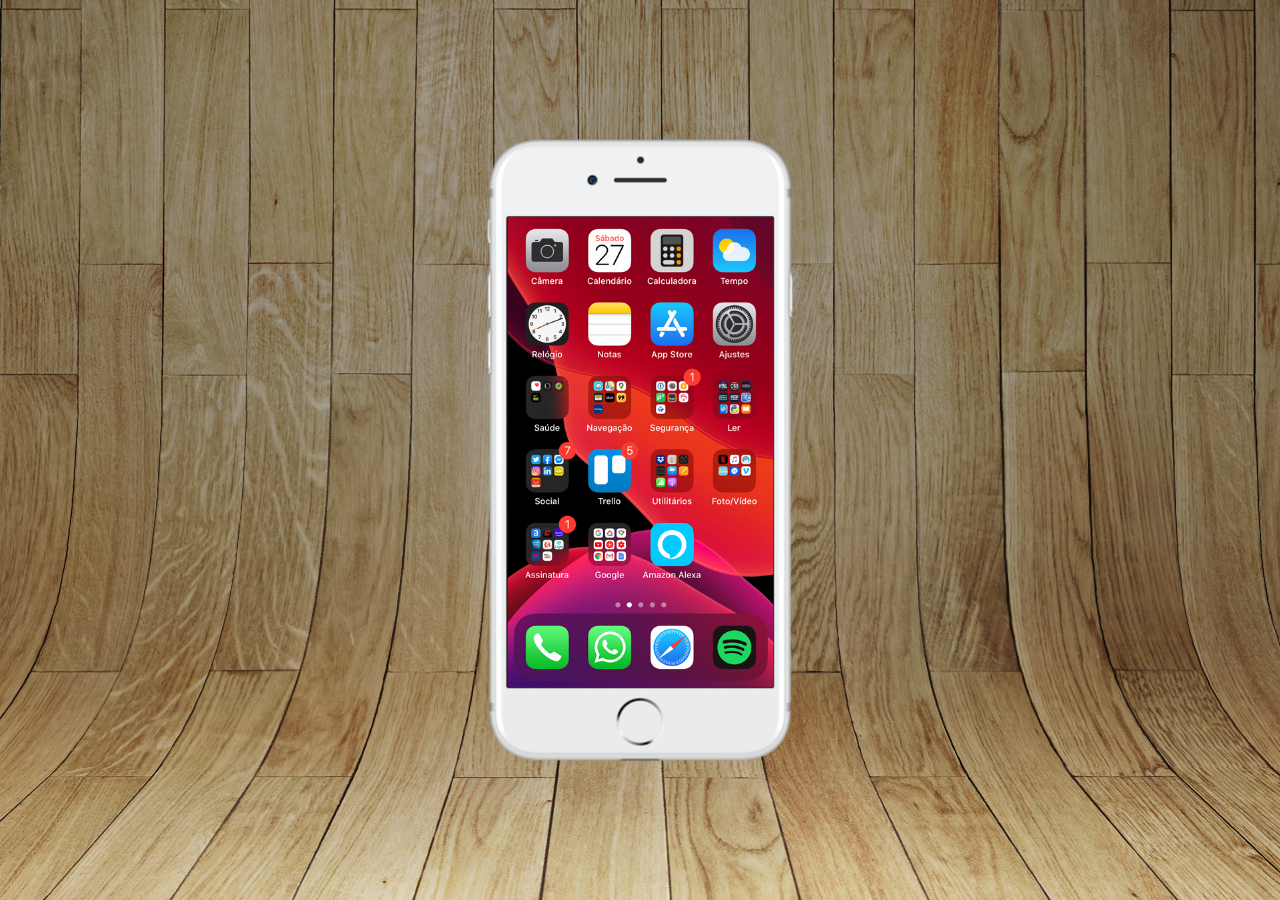
<file: index.html>
<!DOCTYPE html>
<html lang="pt-br">
<head>
    <meta charset="UTF-8">
    <meta name="viewport" content="width=device-width, initial-scale=1.0">
    <link rel="shortcut icon" href="favicon.ico" type="image/x-icon">
    <link rel="stylesheet" href="estilos/style.css">
    <title>Projeto Redes Sociais</title>
</head>
<body>
    <main>
        <section id="telefone">
            <iframe src="home.html" name="tela" id="tela" frameborder="0"></iframe>
        </section>
        <section id="redes-sociais">

        </section>
    </main>
    <footer>

    </footer>
</body>
</html>
</file>
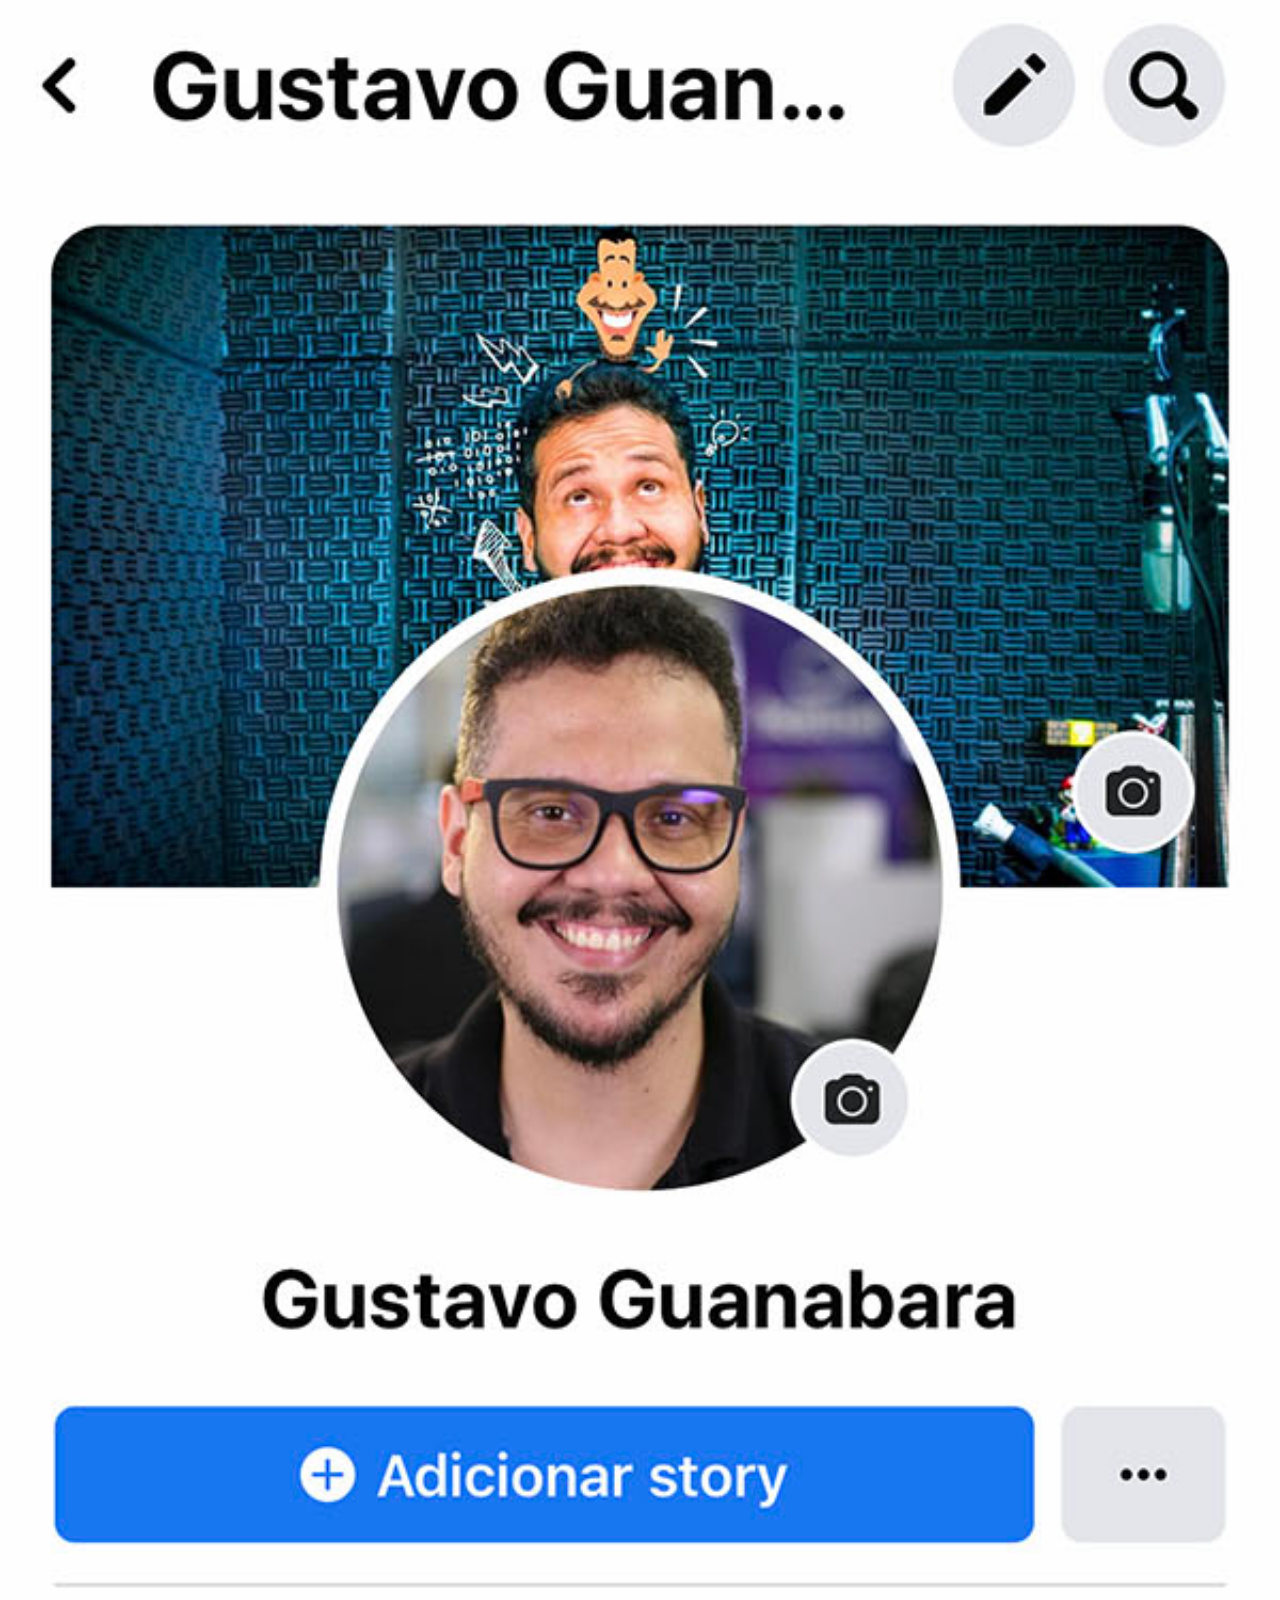
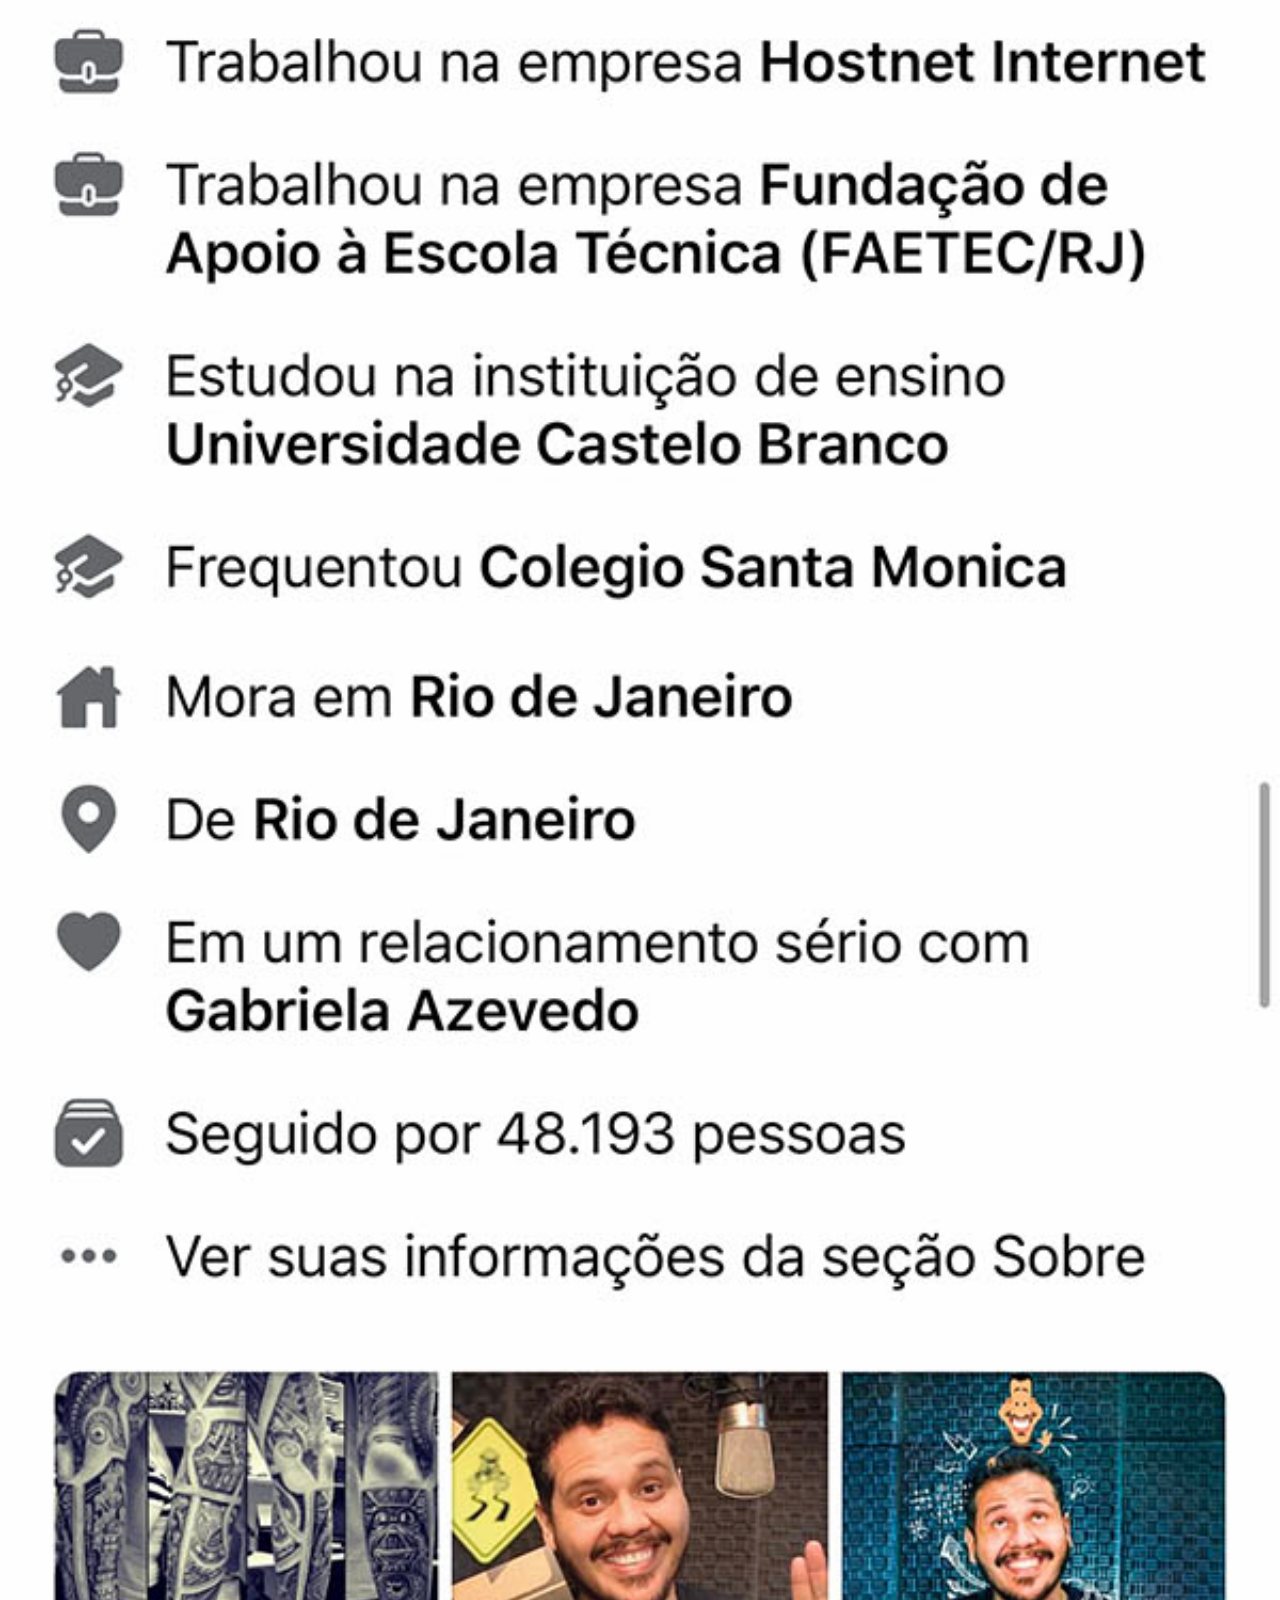
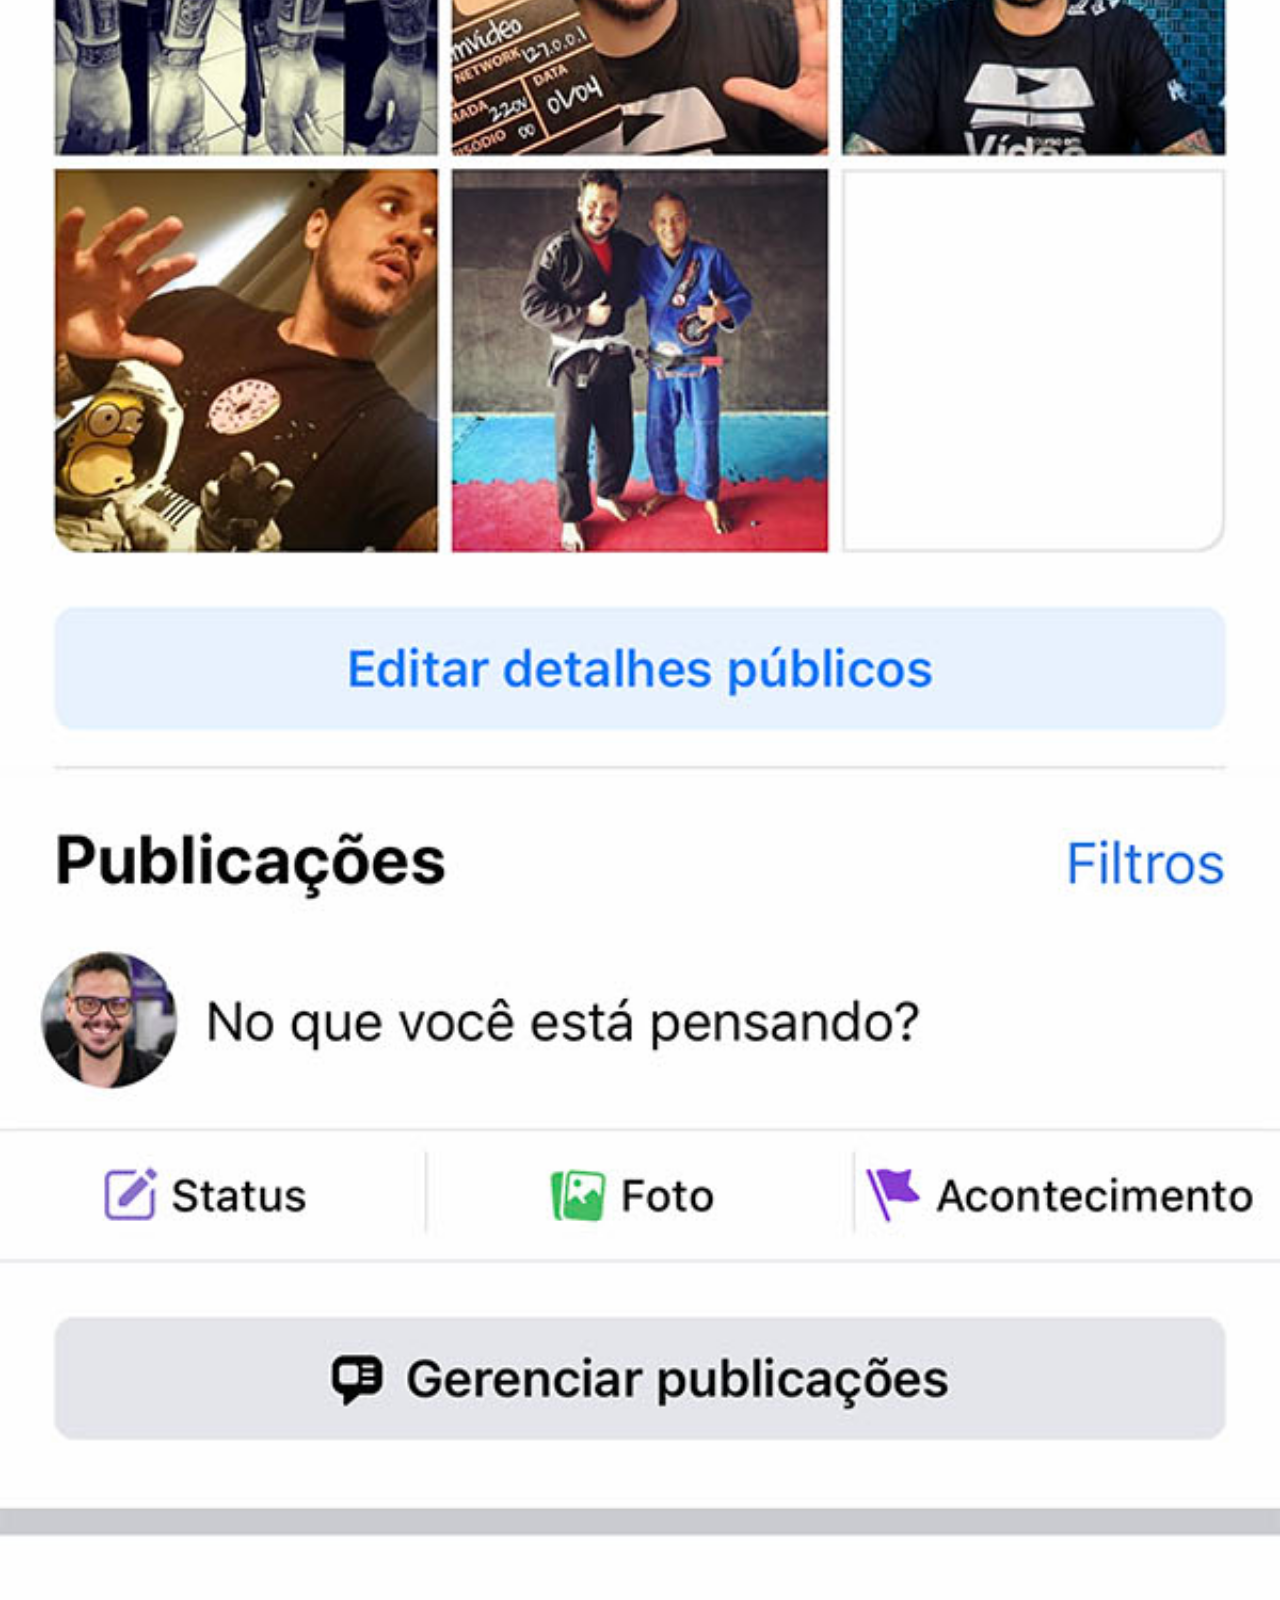
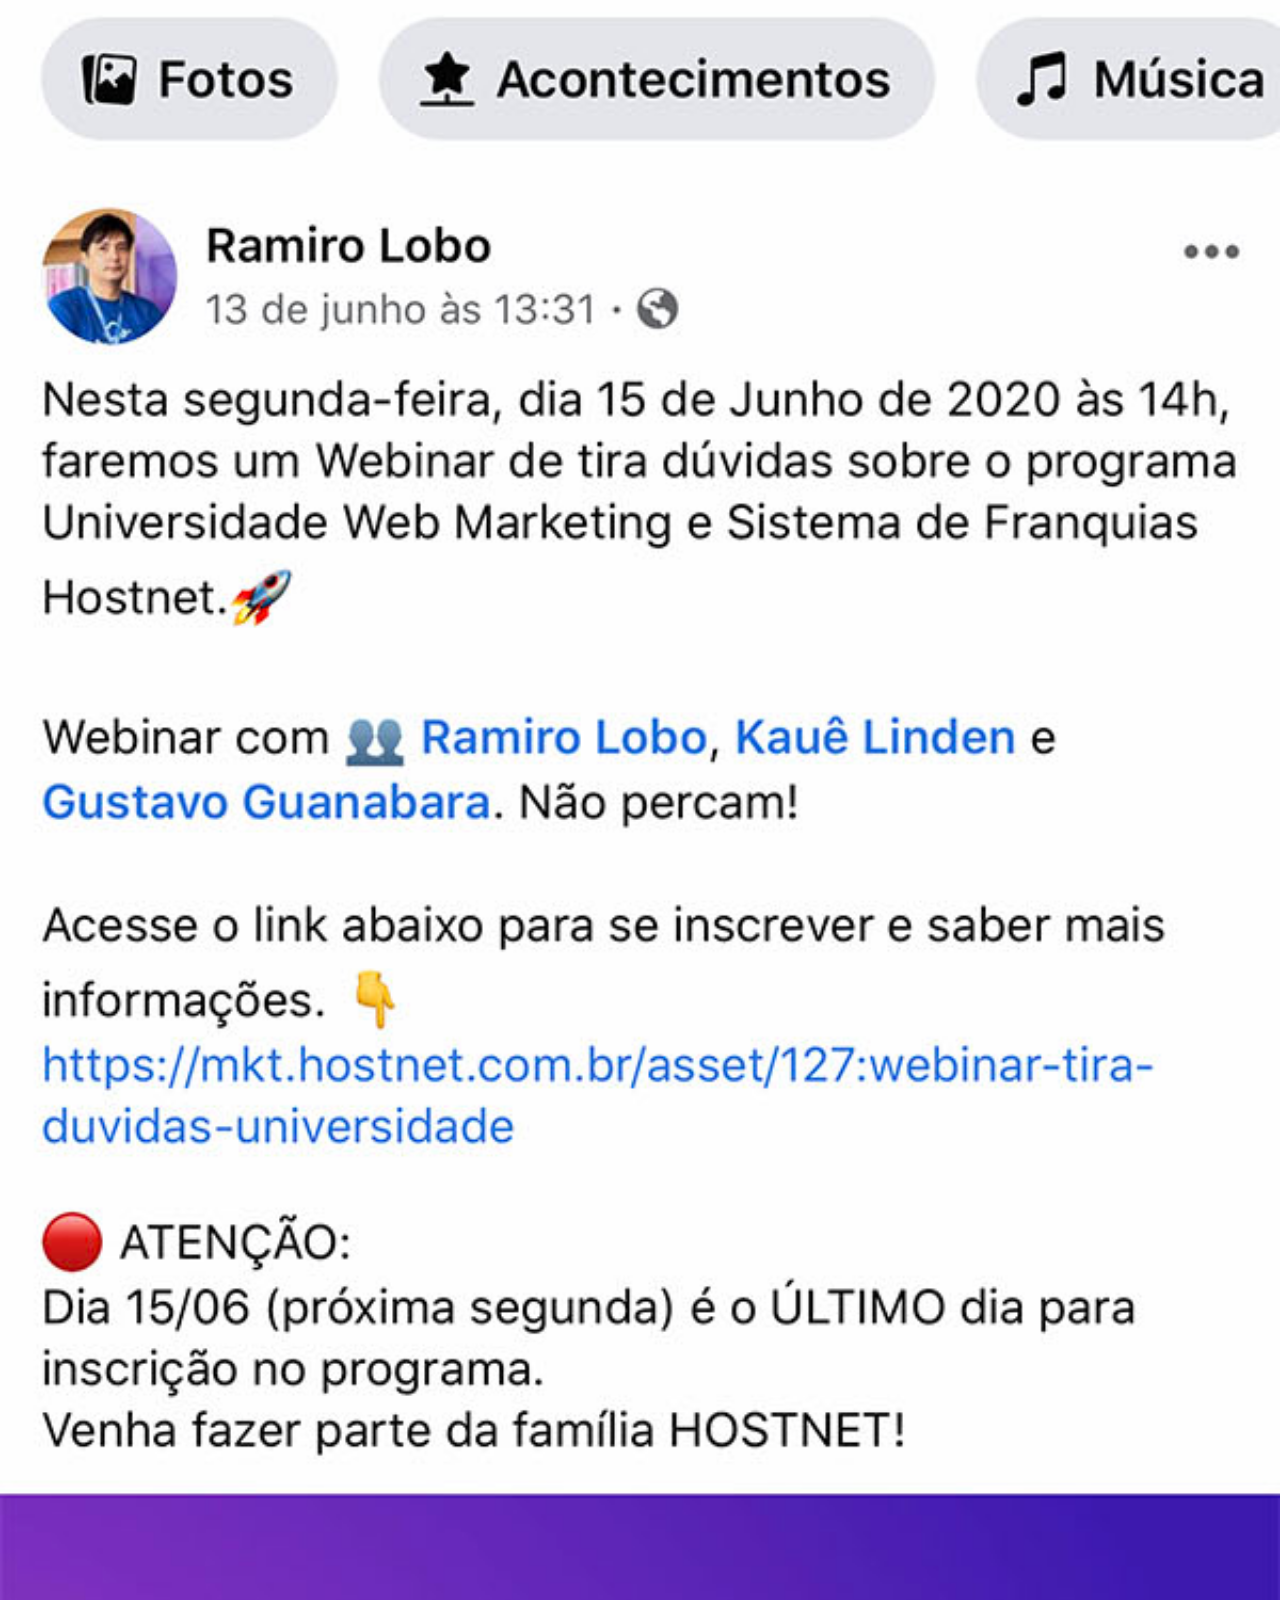
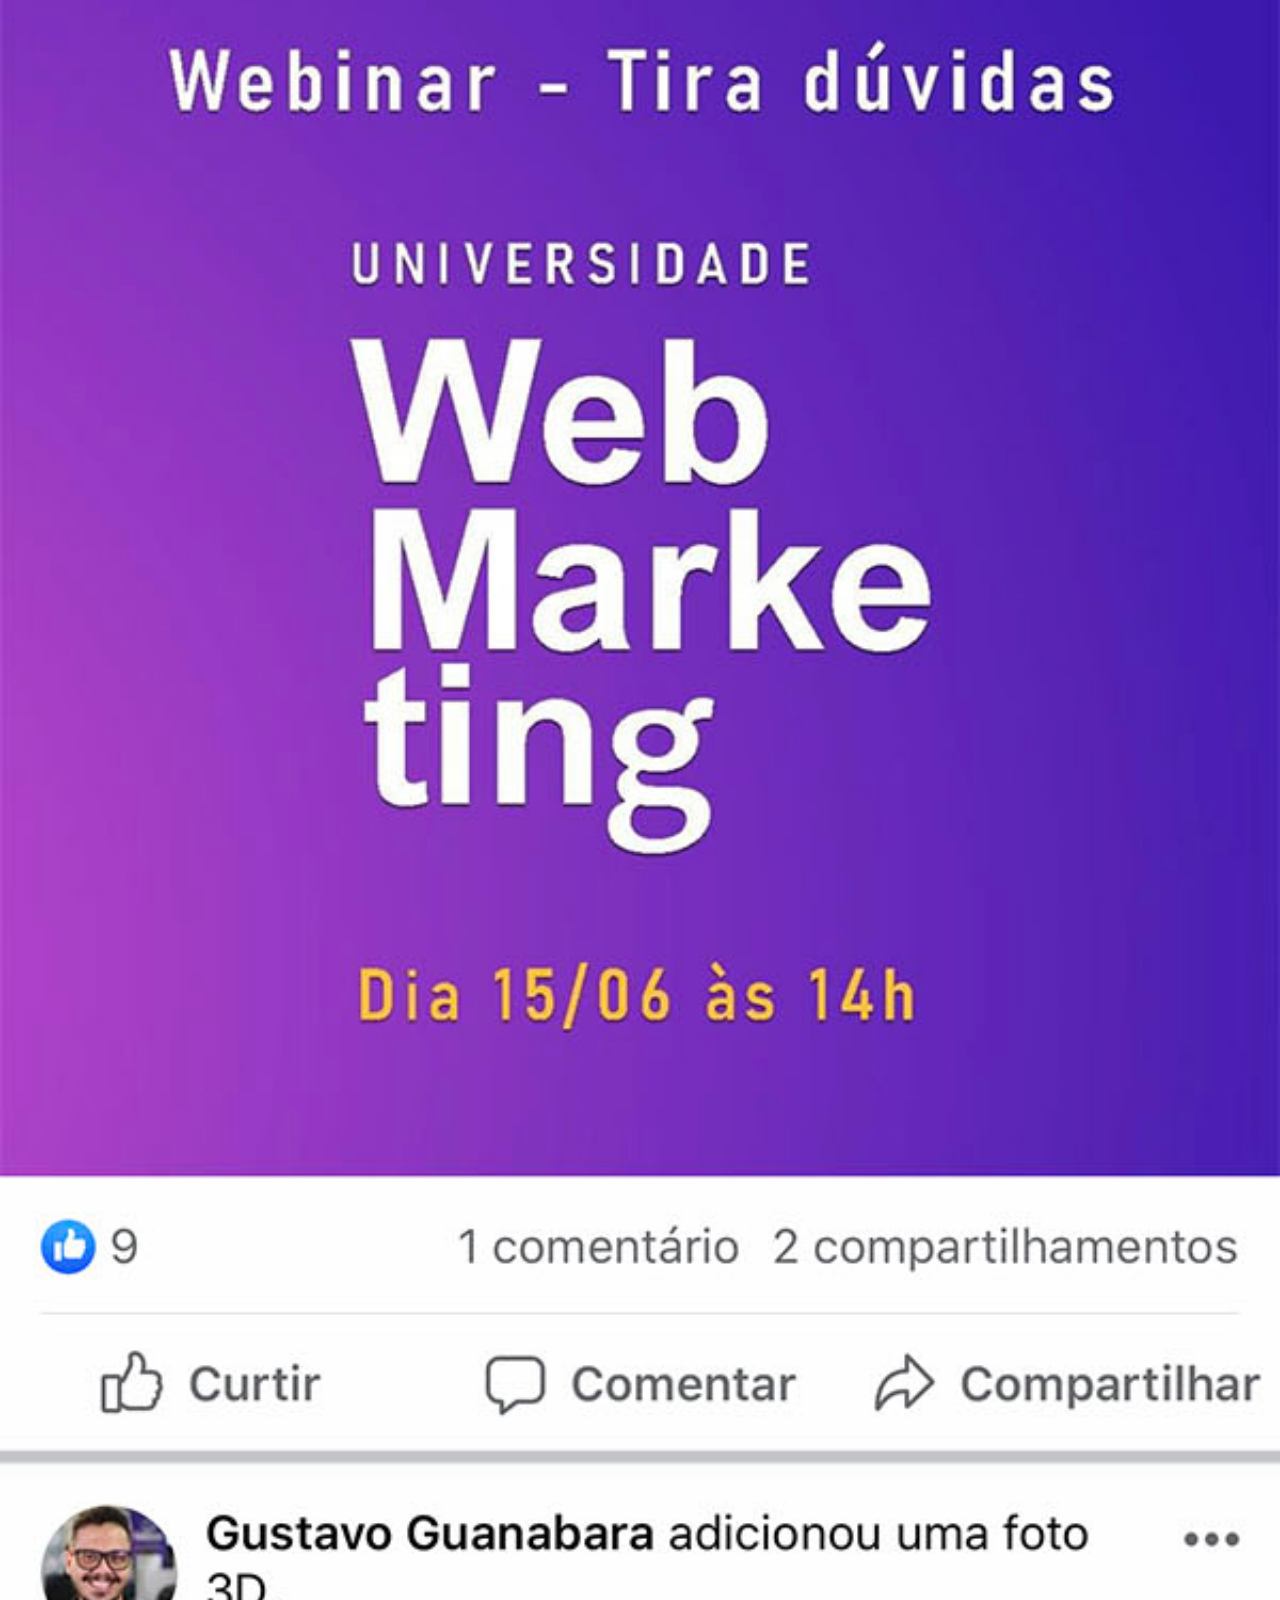
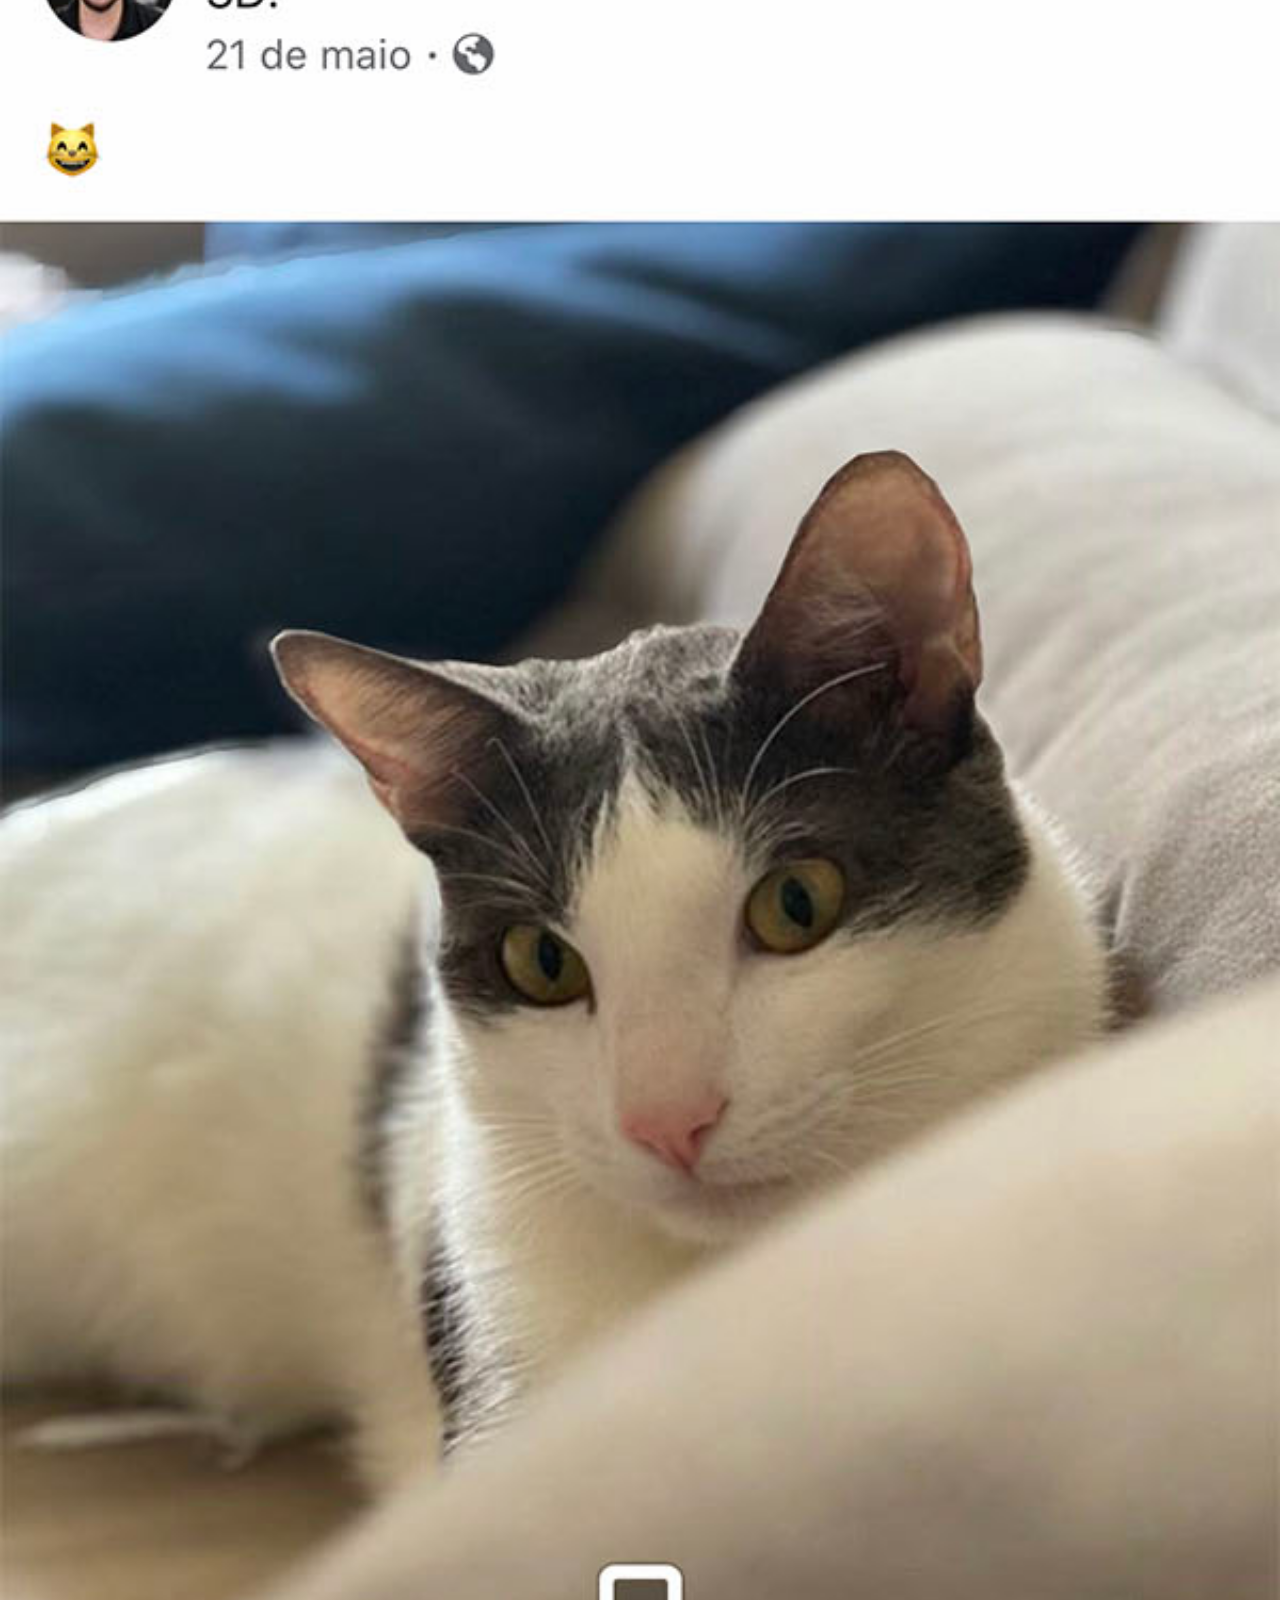
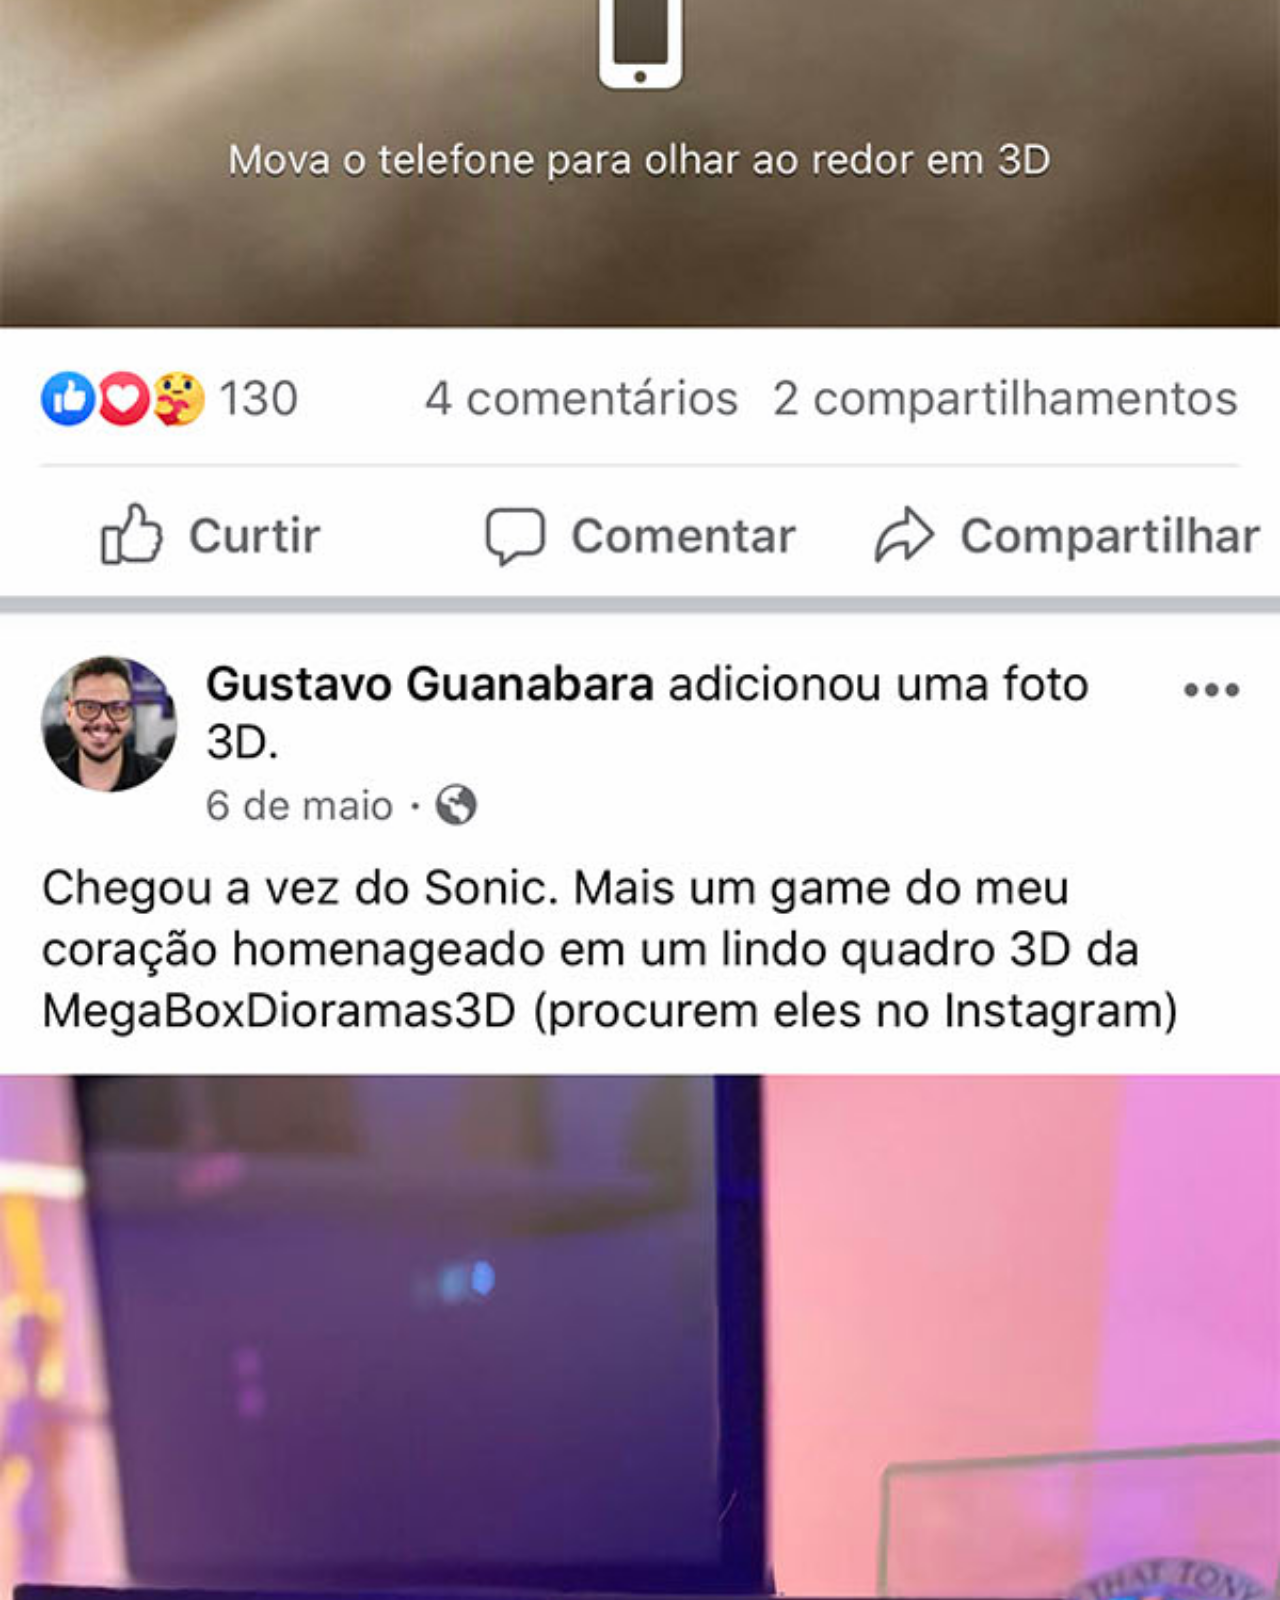
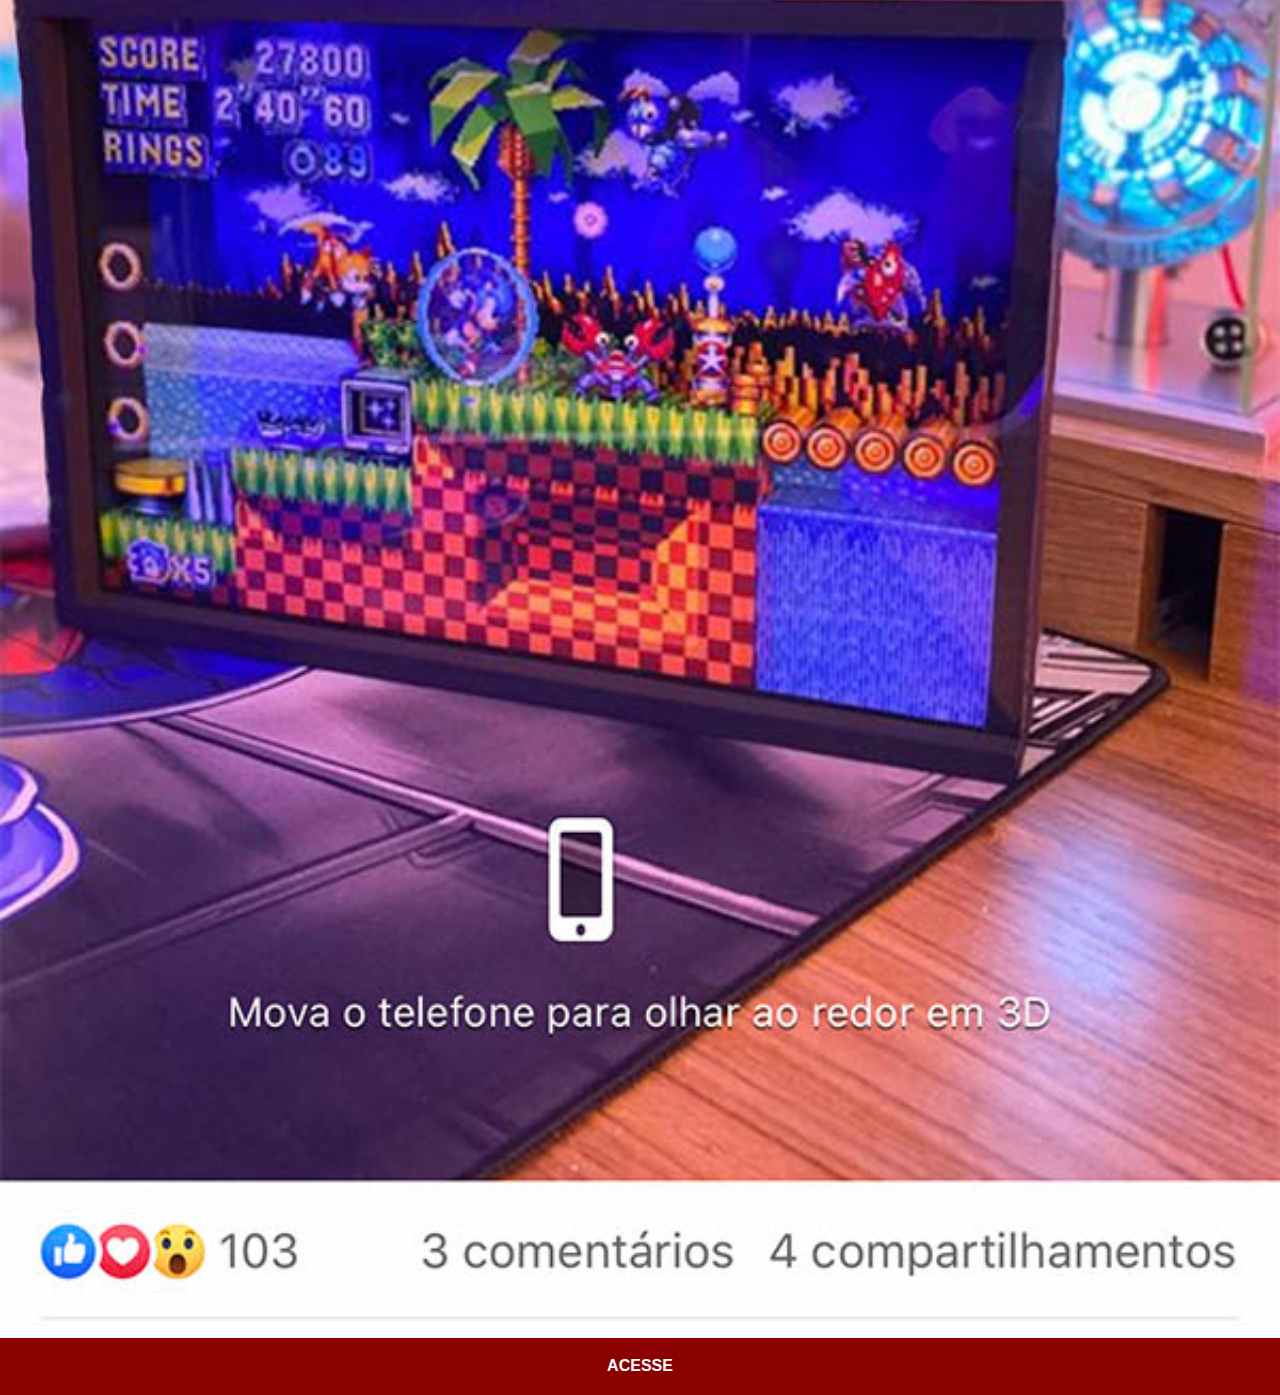
<file: facebook.html>
<!DOCTYPE html>
<html lang="pt-br">
<head>
    <meta charset="UTF-8">
    <meta name="viewport" content="width=device-width, initial-scale=1.0">
    <title>Youtube</title>
    <link rel="stylesheet" href="estilos/social.css">
</head>
<body>
    <img src="imagens/tela-facebook.jpg" alt="Facebook">
    <a href="https://www.facebook.com/facebookBrasil" target="_blank">ACESSE</a>
</body>
</html>
</file>
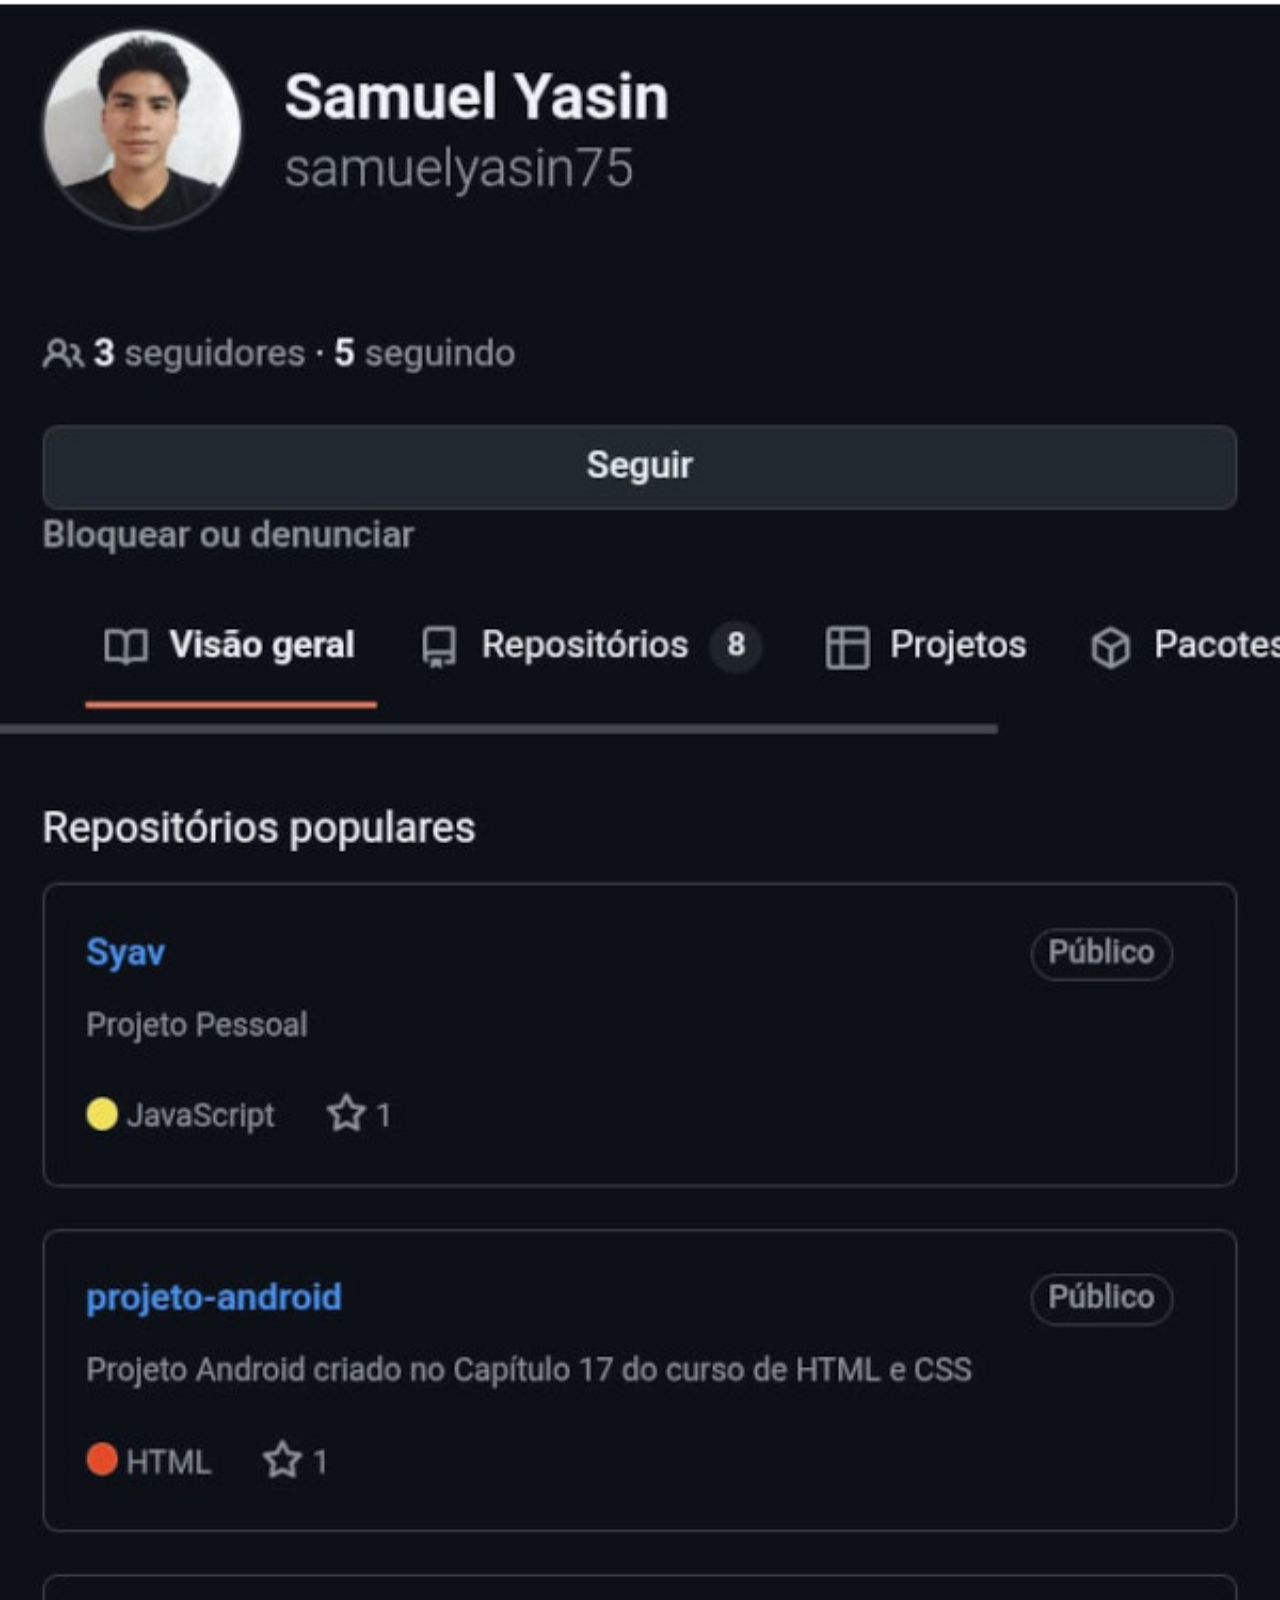
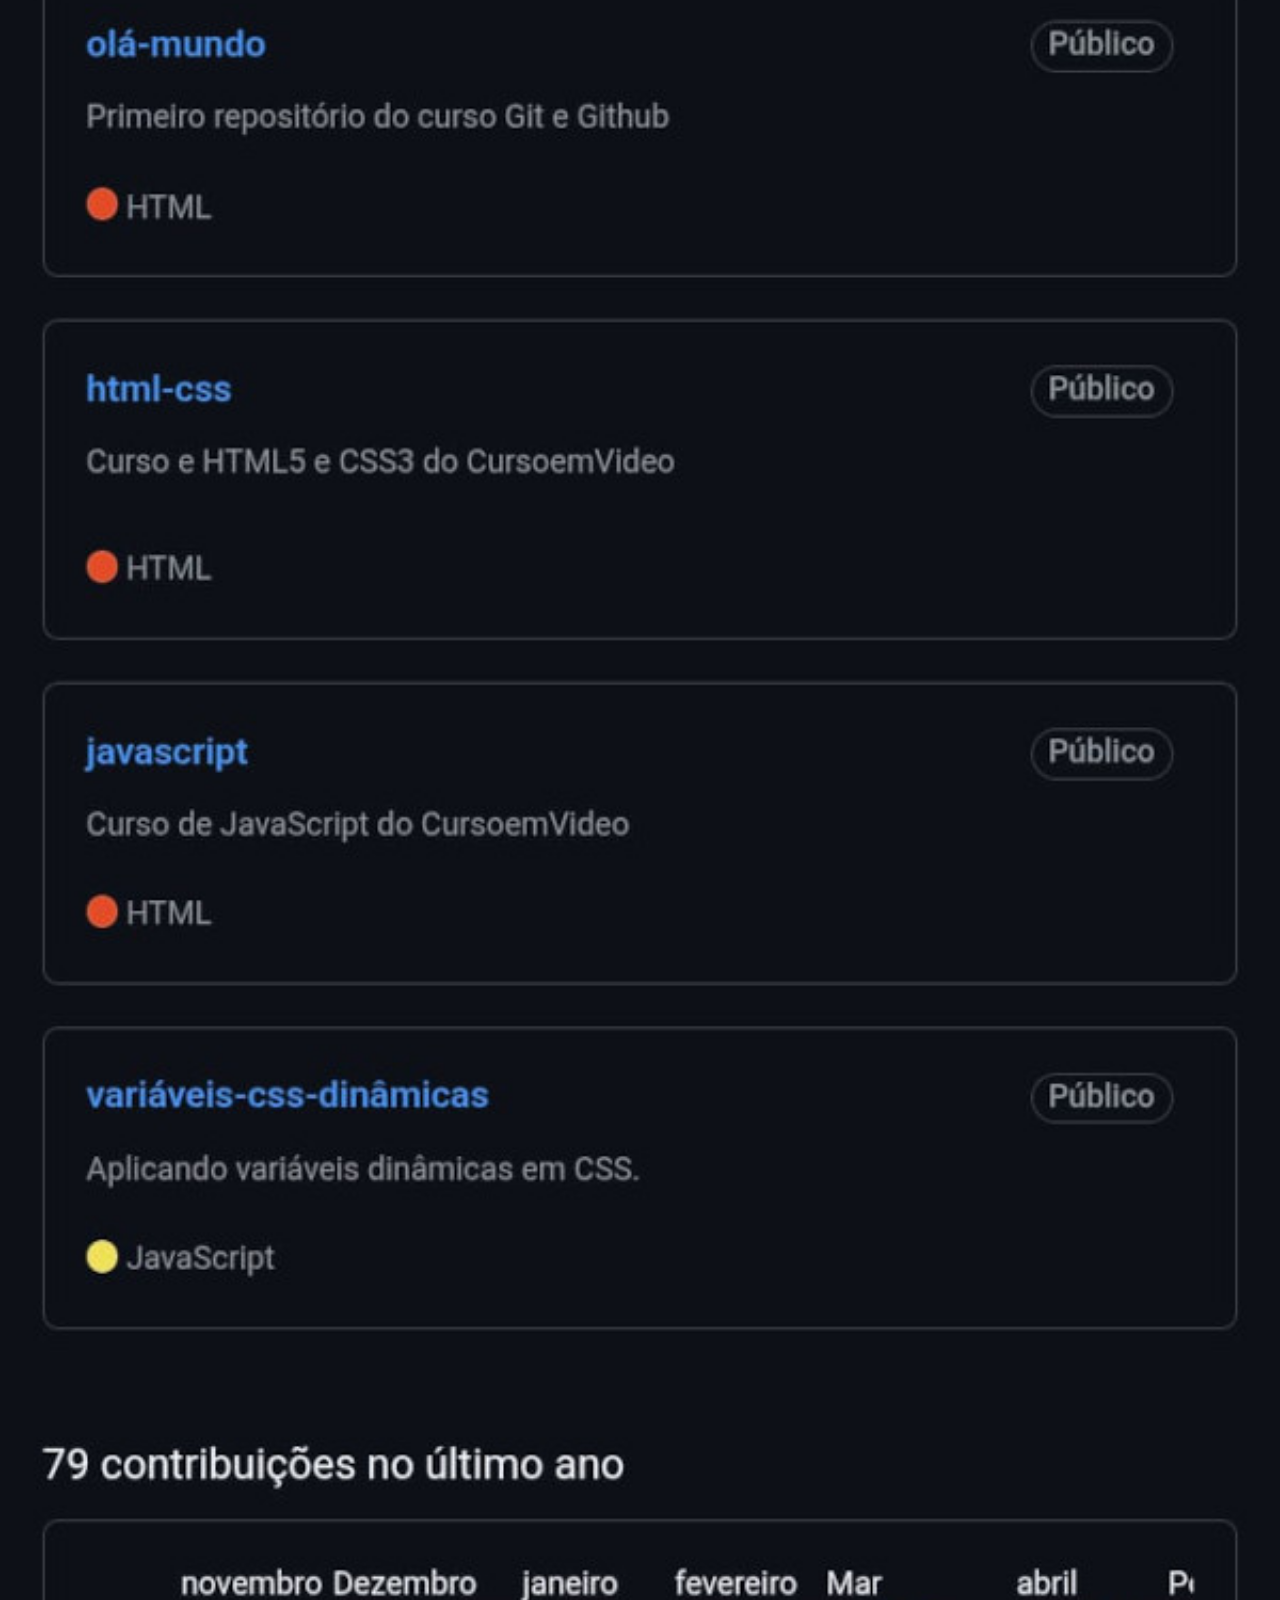
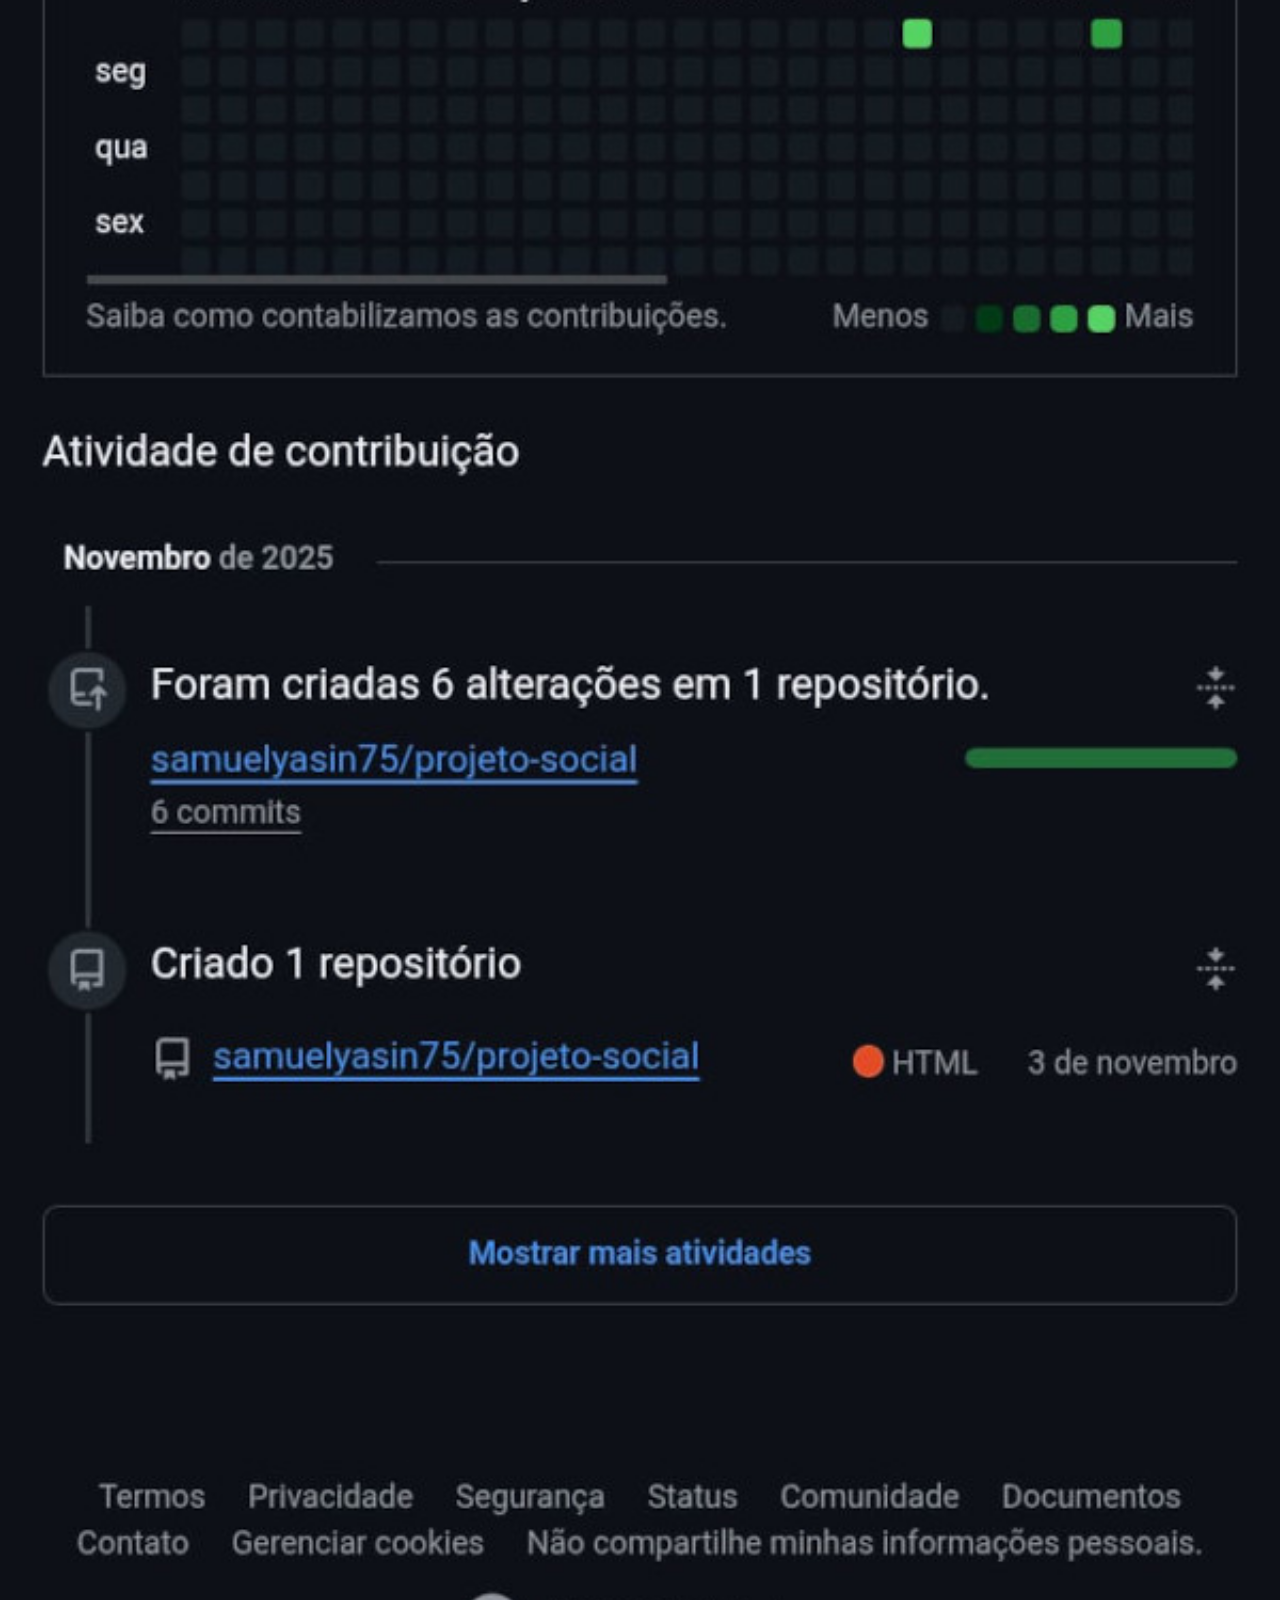
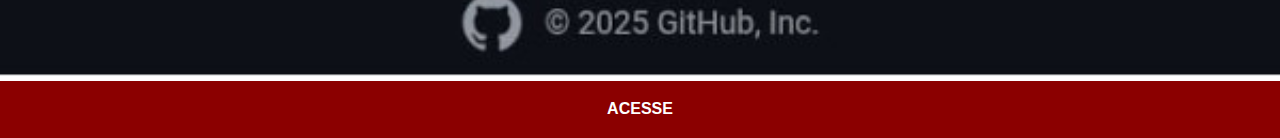
<file: github.html>
<!DOCTYPE html>
<html lang="pt-br">
<head>
    <meta charset="UTF-8">
    <meta name="viewport" content="width=device-width, initial-scale=1.0">
    <title>Youtube</title>
    <link rel="stylesheet" href="estilos/social.css">
</head>
<body>
    <img src="imagens/tela-github.jpg" alt="GitHub">
    <a href="https://github.com/samuelyasin75" target="_blank">ACESSE</a>
</body>
</html>
</file>
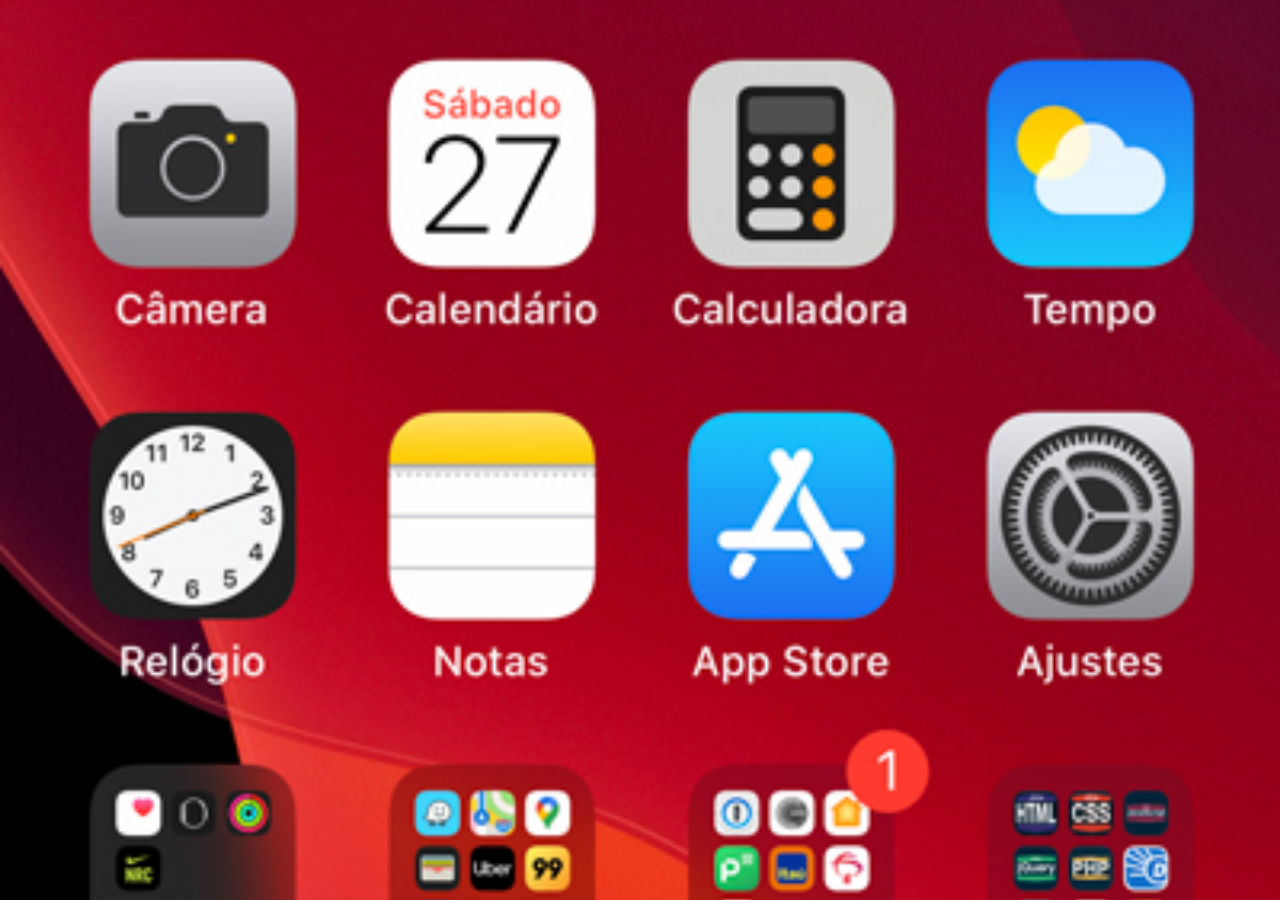
<file: home.html>
<!DOCTYPE html>
<html lang="pt-br">
<head>
    <meta charset="UTF-8">
    <meta name="viewport" content="width=device-width, initial-scale=1.0">
    <title>Home</title>
    <style>
        * {
            margin: 0;
            padding: 0;
        }

        body {
            width: 100vw;
            height: 100vh;
            background: black url('imagens/tela-home.jpg') top center no-repeat;
            background-size: cover;
        }
    </style>
</head>
<body>
    
</body>
</html>
</file>
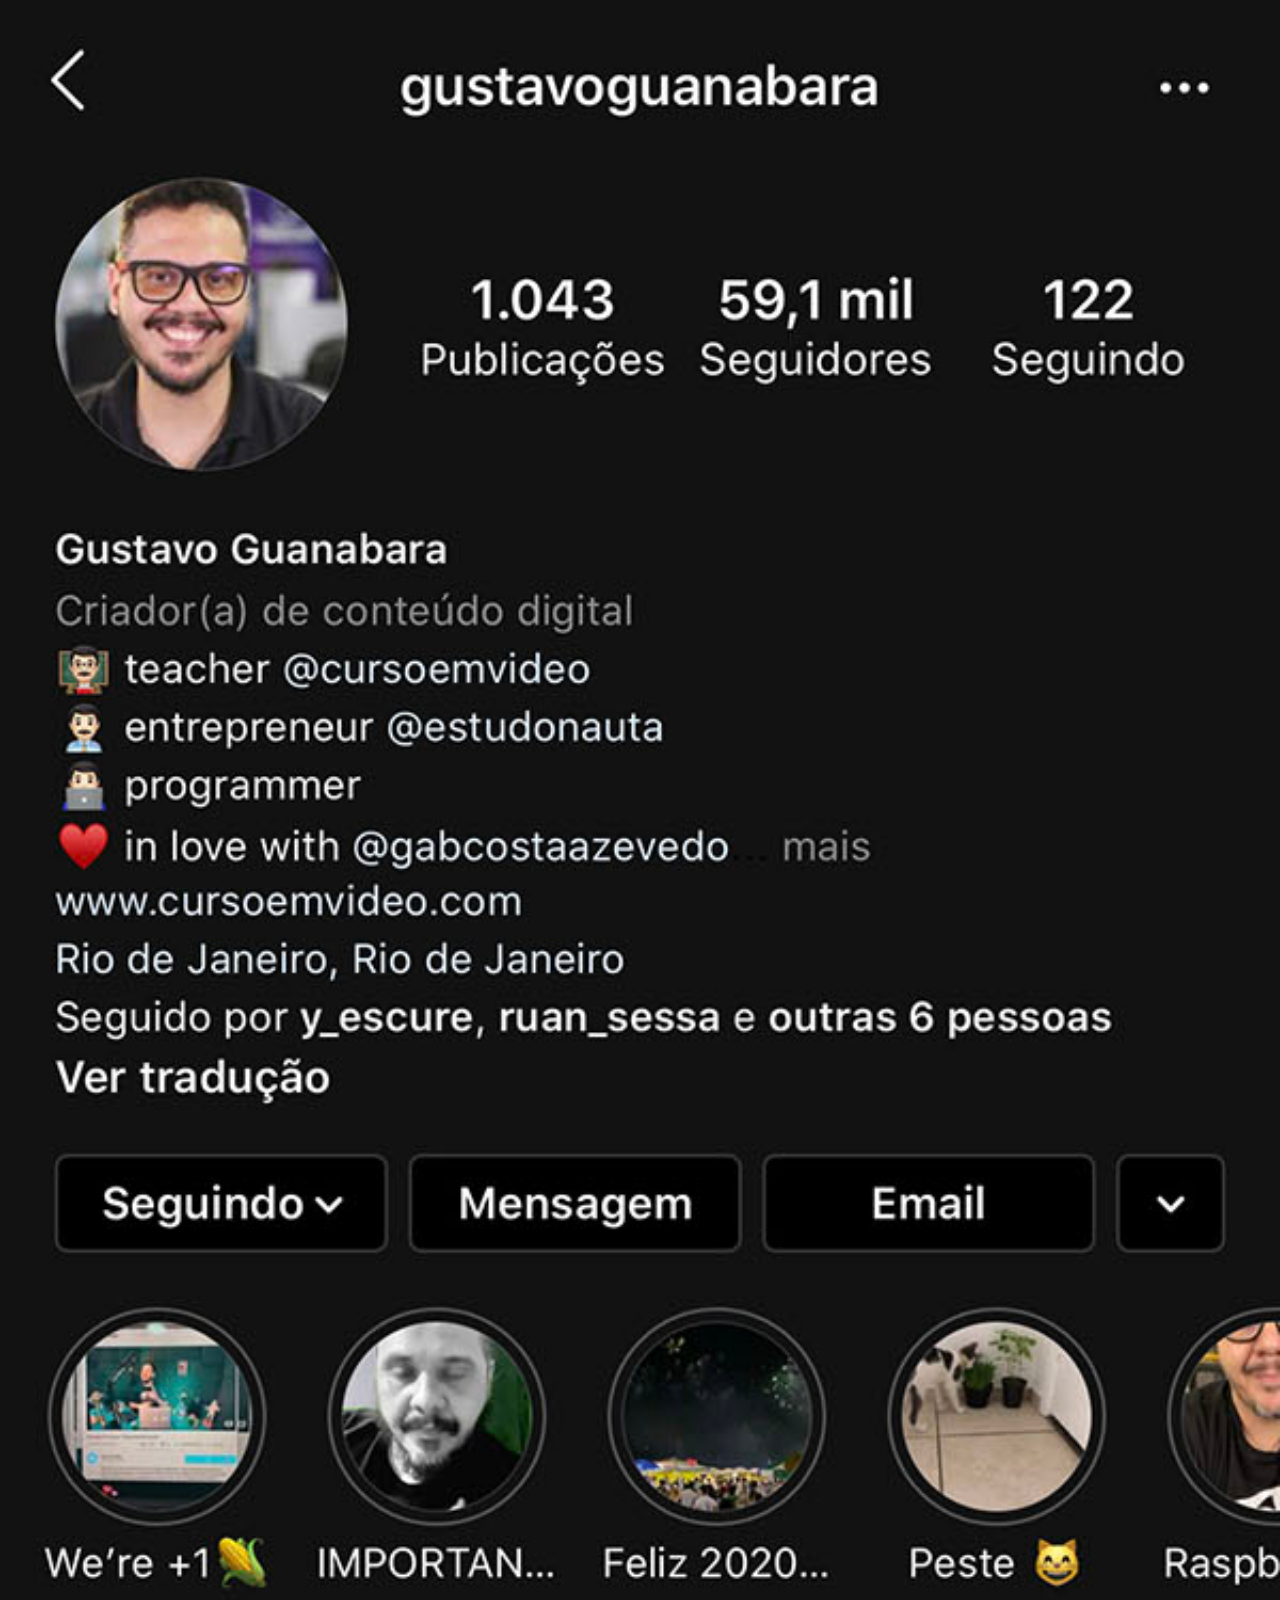
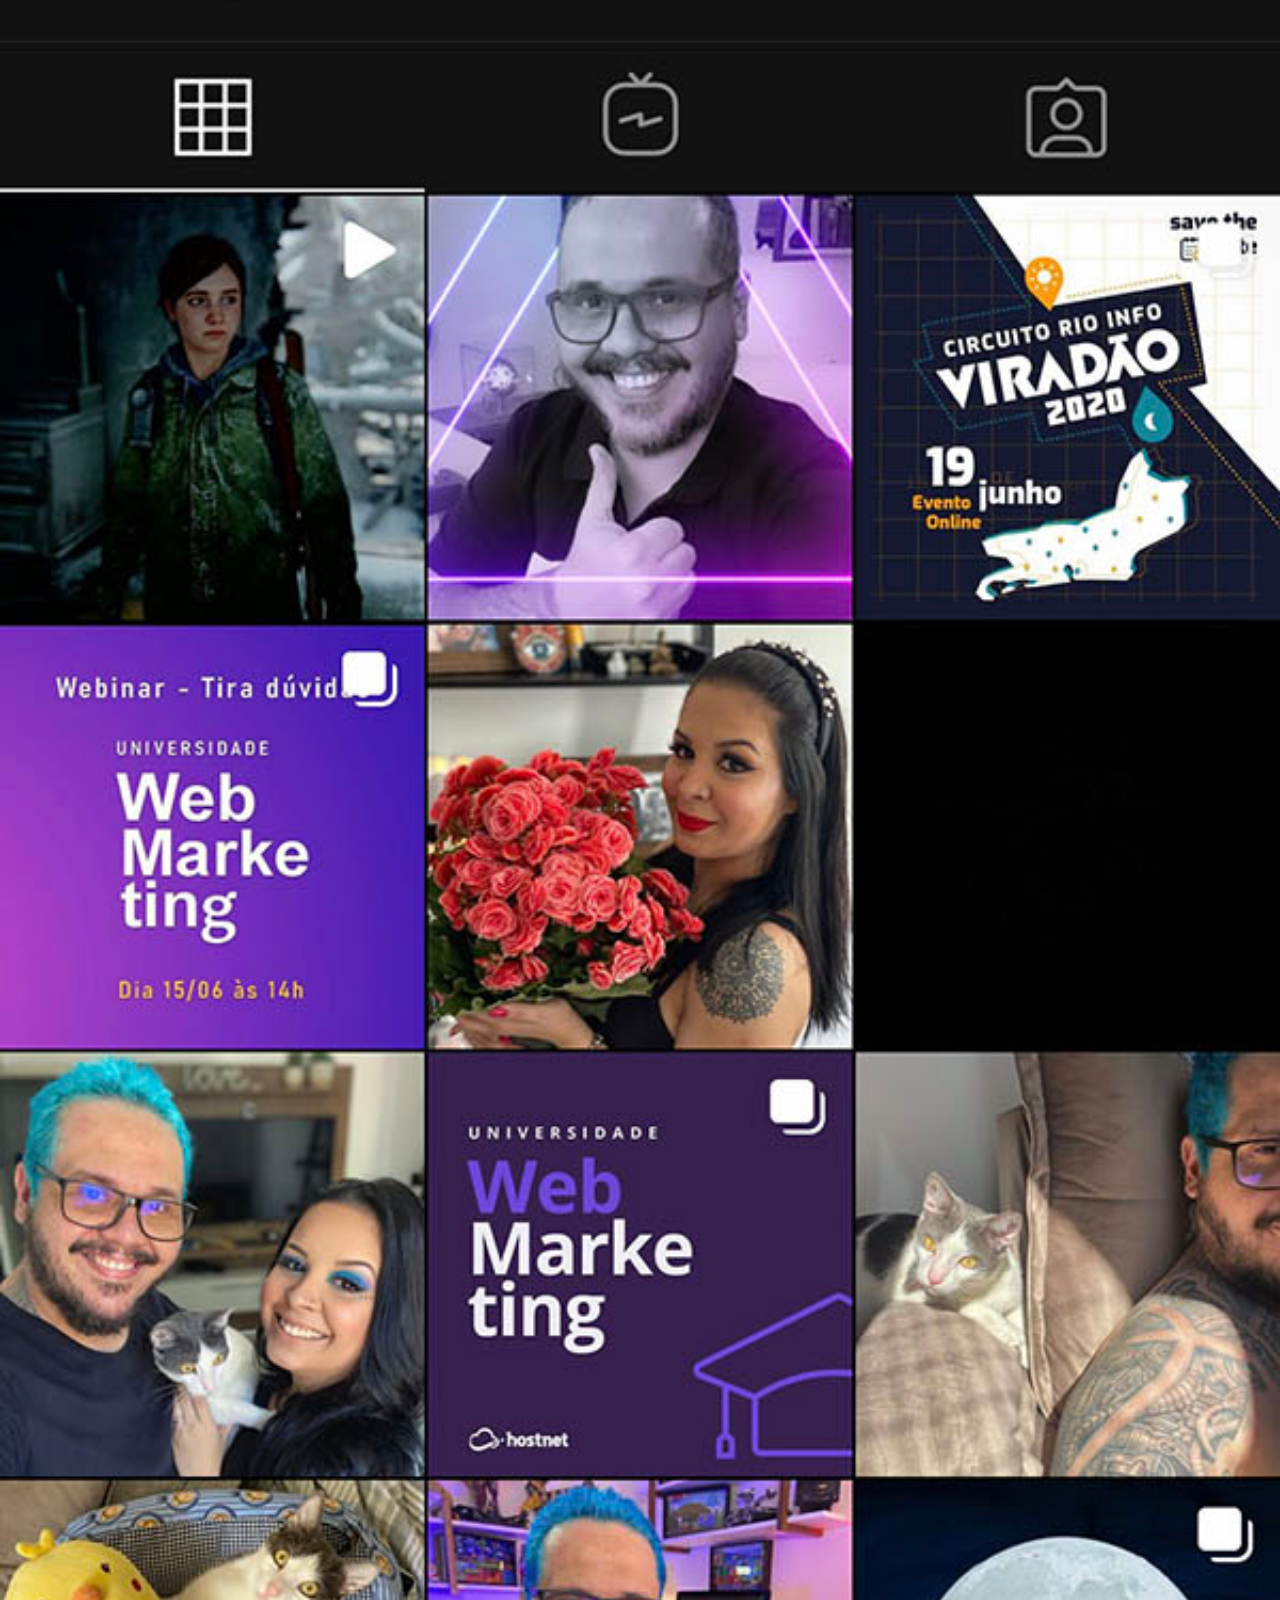
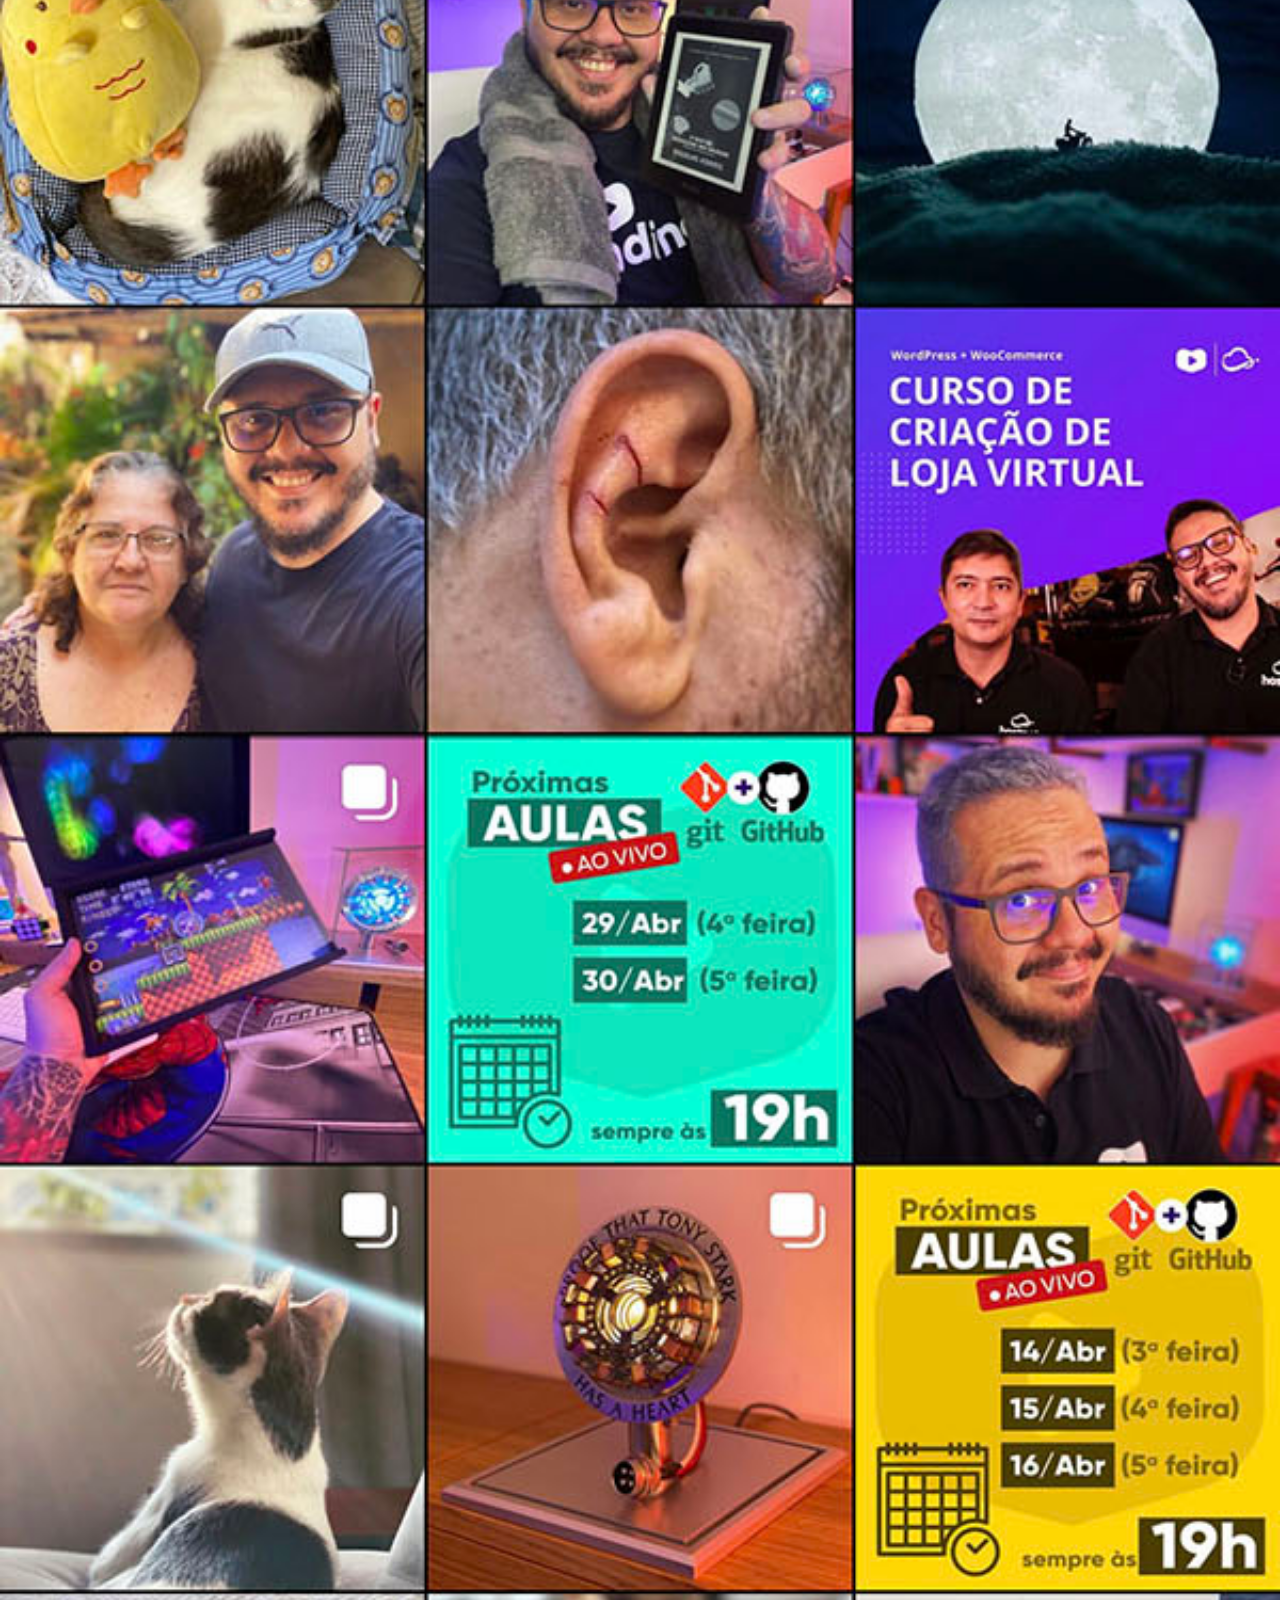
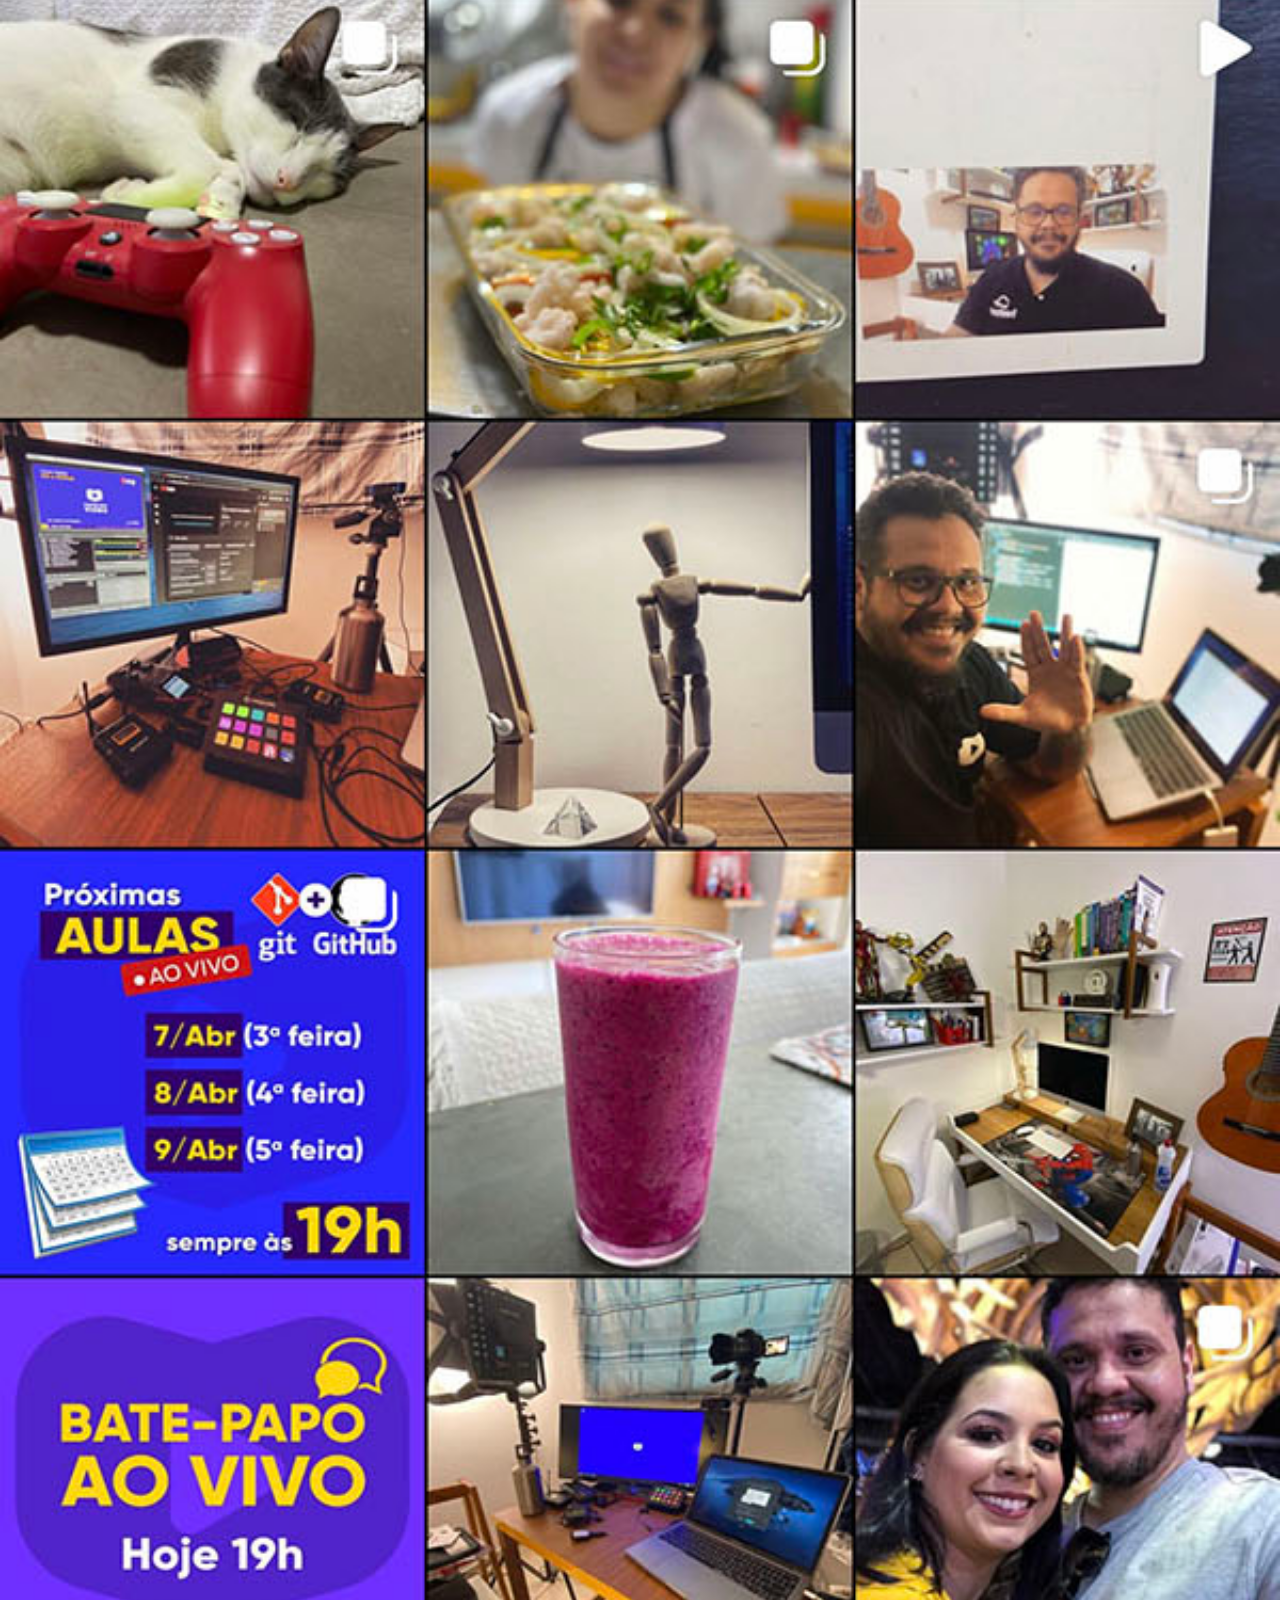
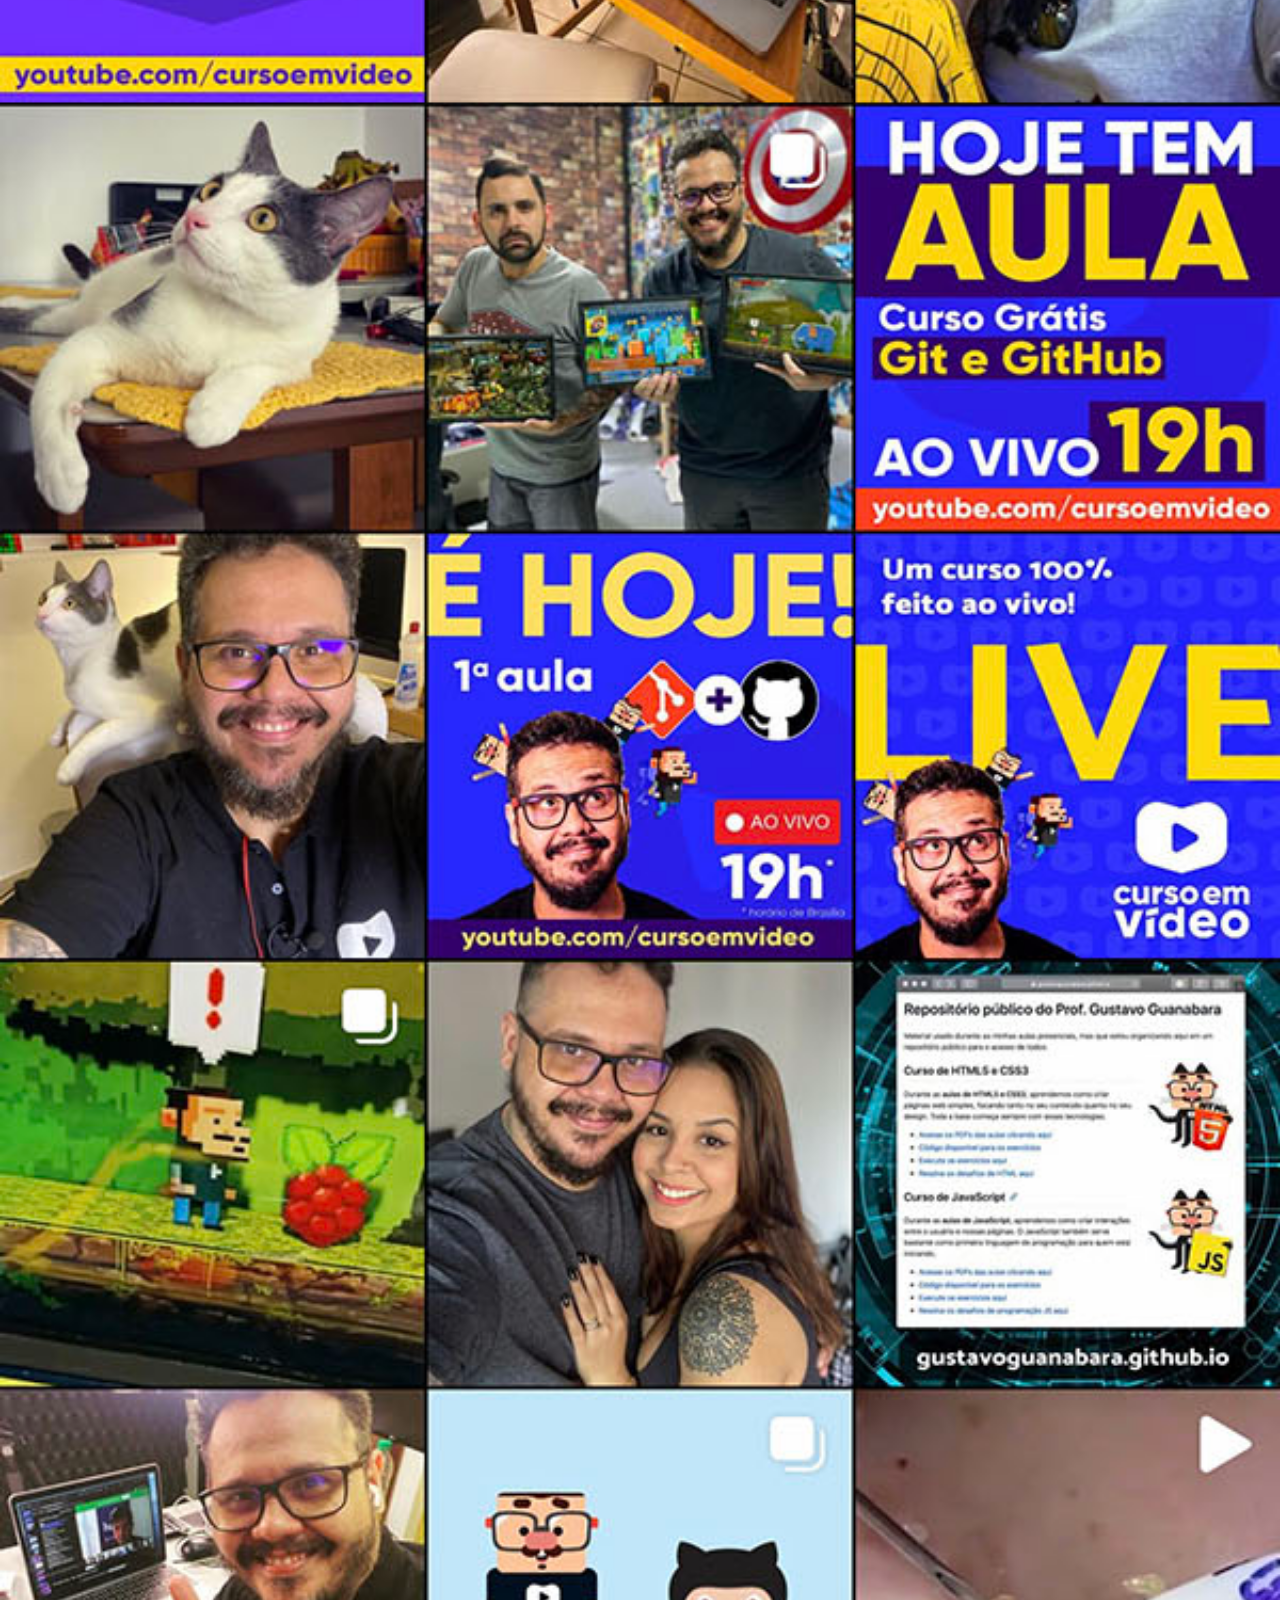
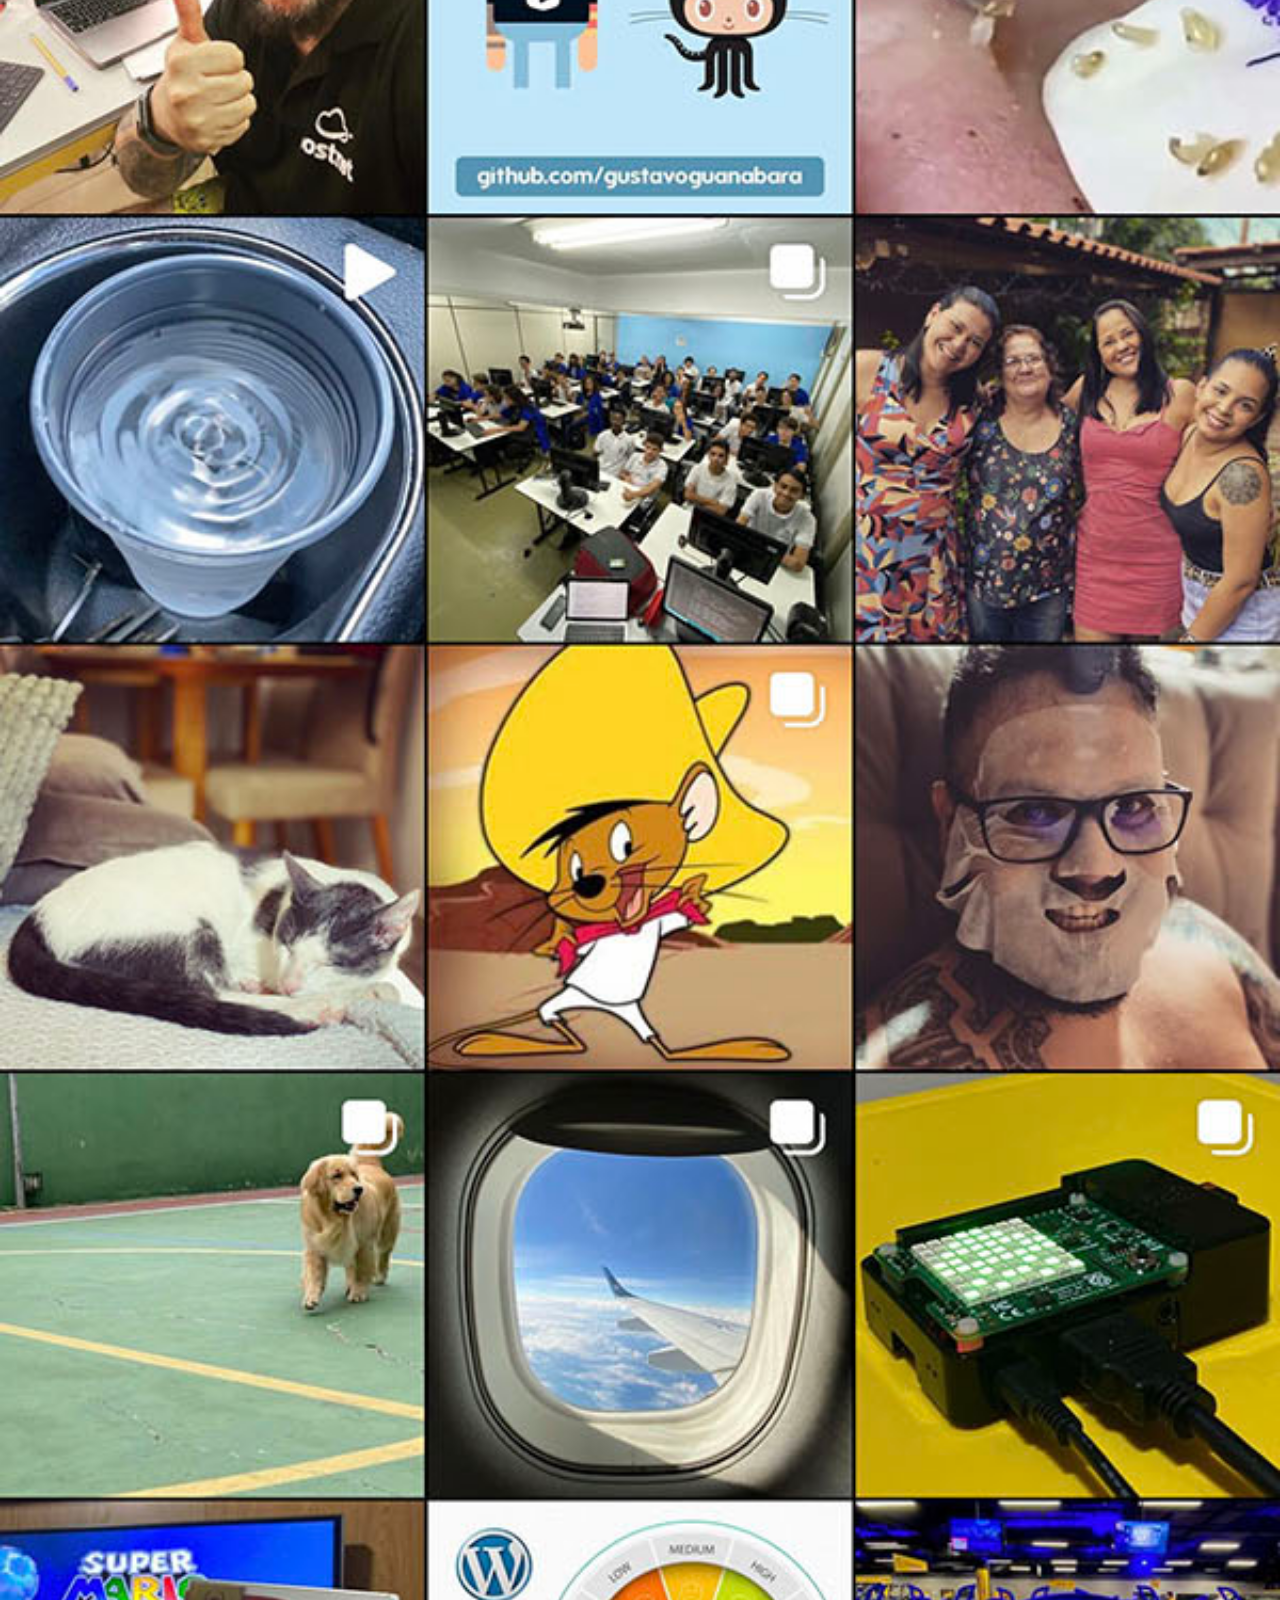
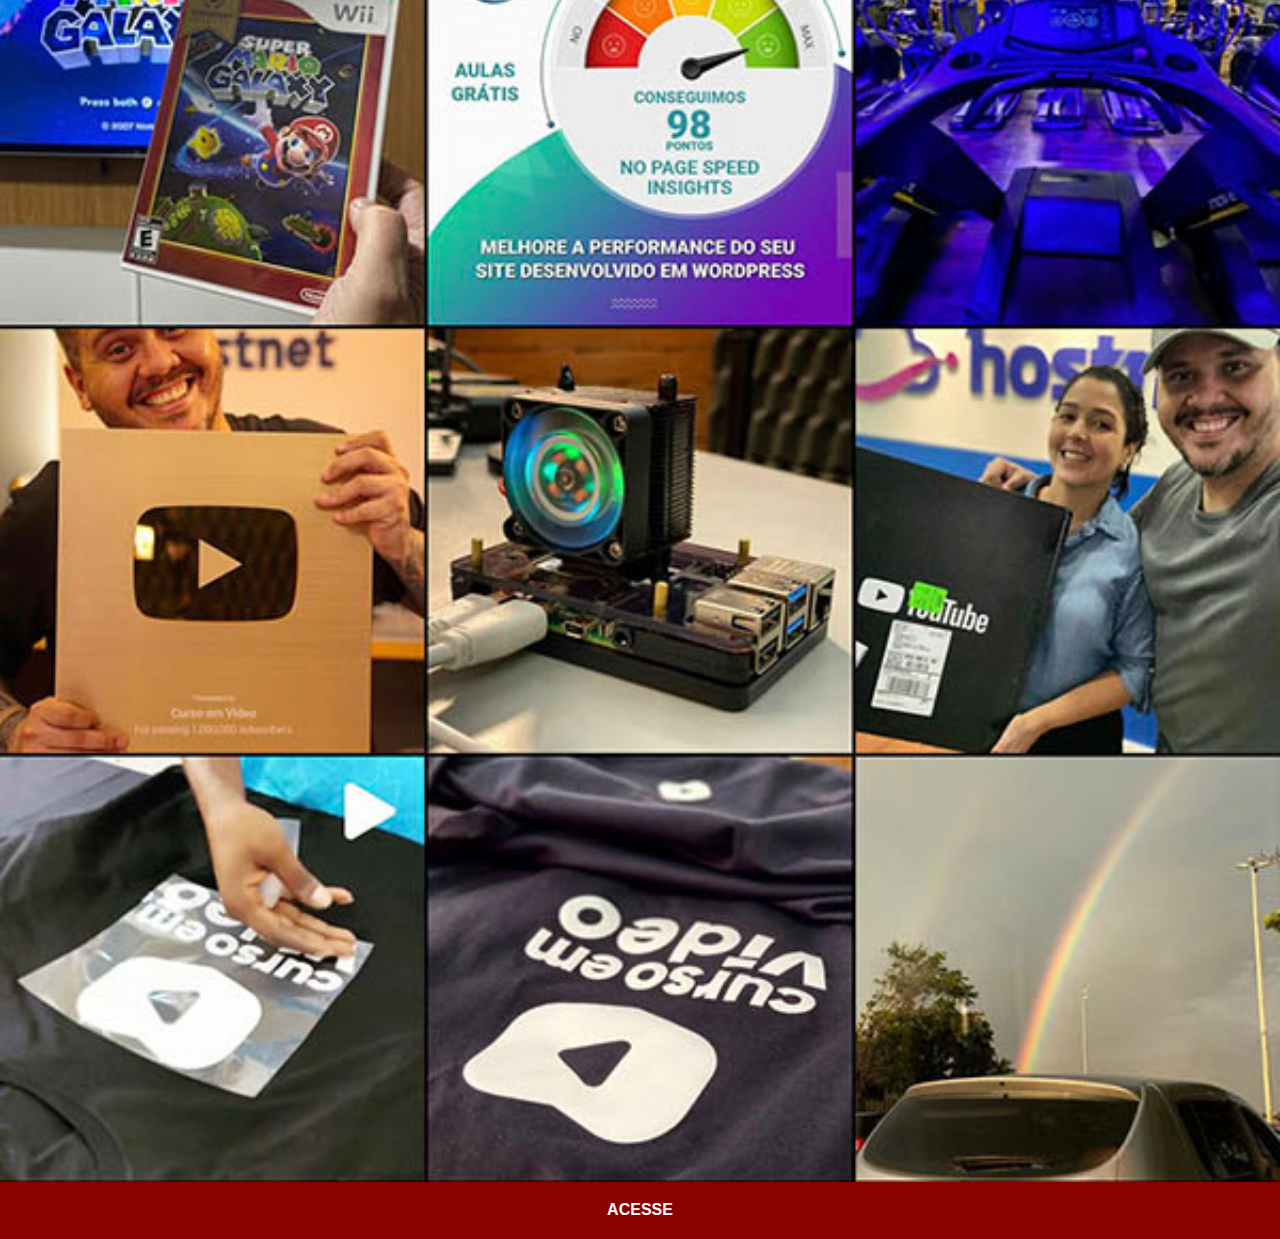
<file: instagram.html>
<!DOCTYPE html>
<html lang="pt-br">
<head>
    <meta charset="UTF-8">
    <meta name="viewport" content="width=device-width, initial-scale=1.0">
    <title>Youtube</title>
    <link rel="stylesheet" href="estilos/social.css">
</head>
<body>
    <img src="imagens/tela-instagram.jpg" alt="Instagram">
    <a href="https://www.instagram.com/cursoemvideo" target="_blank">ACESSE</a>
</body>
</html>
</file>
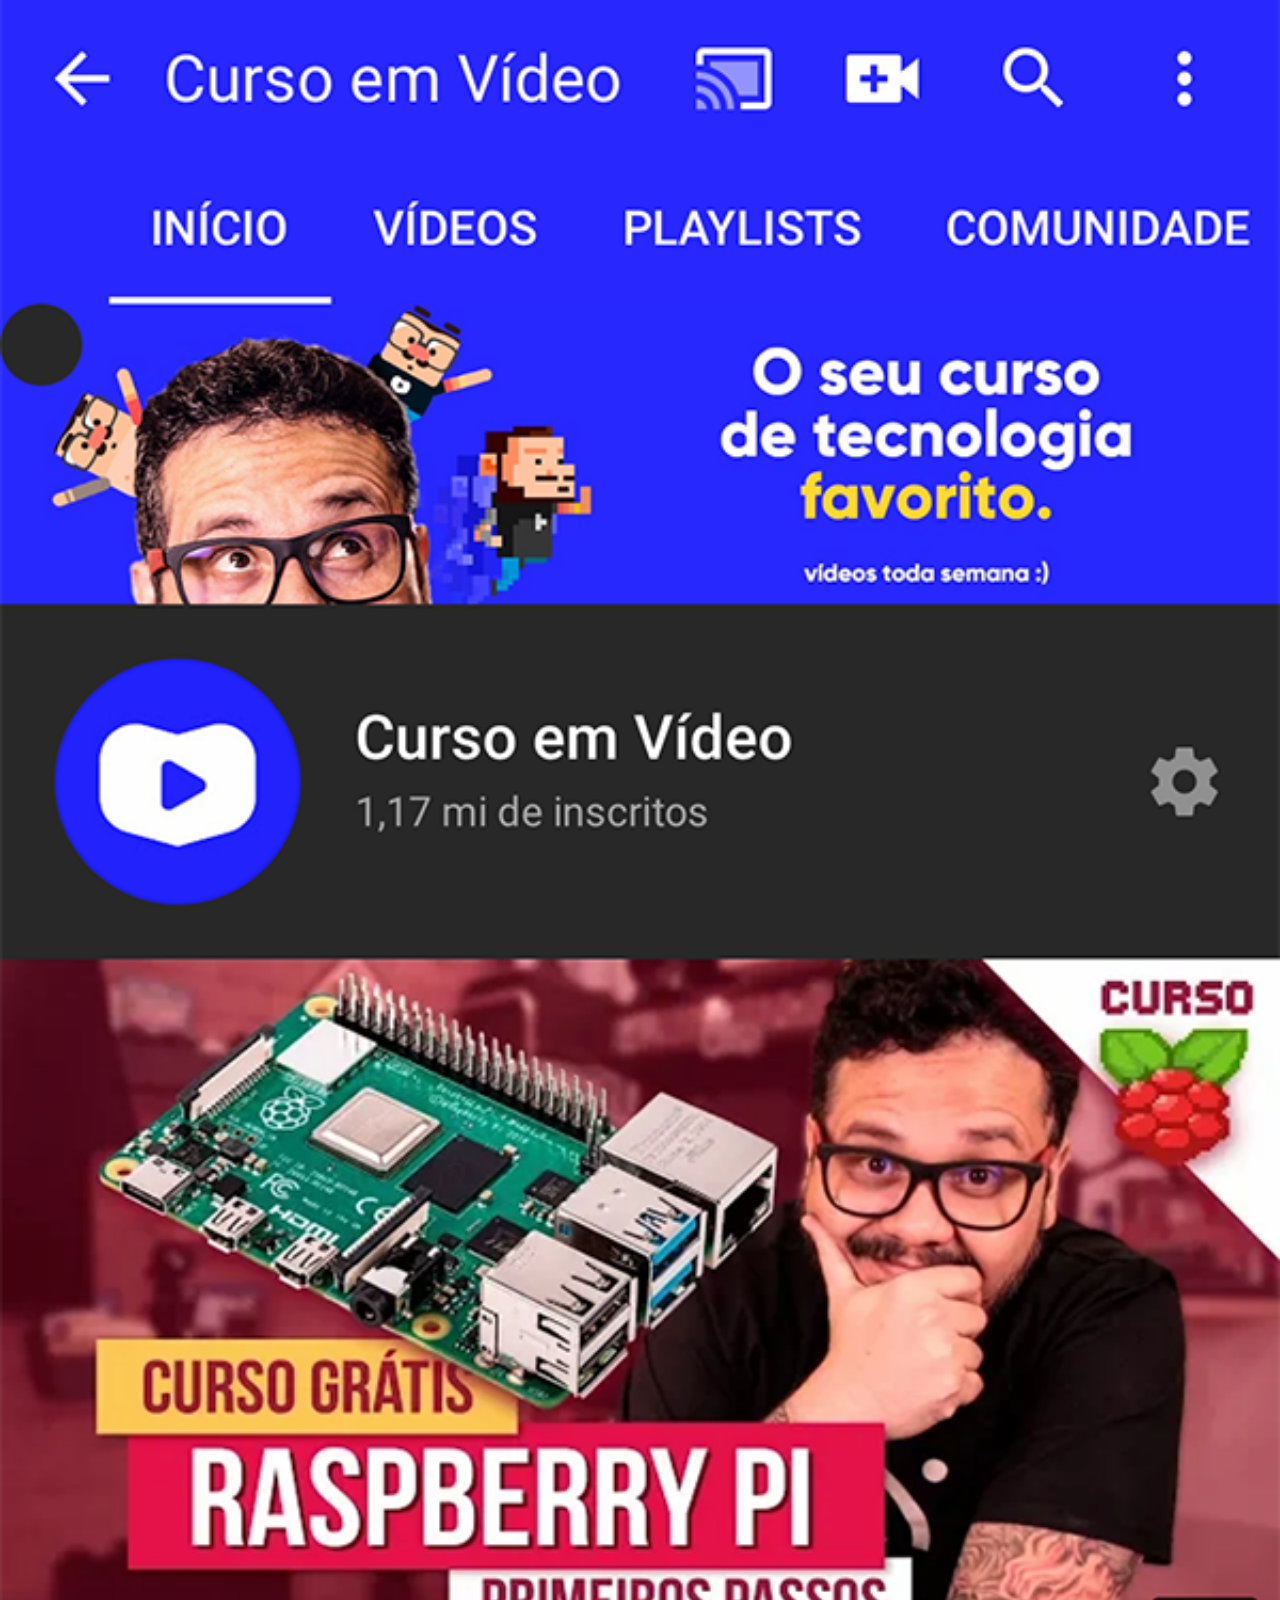
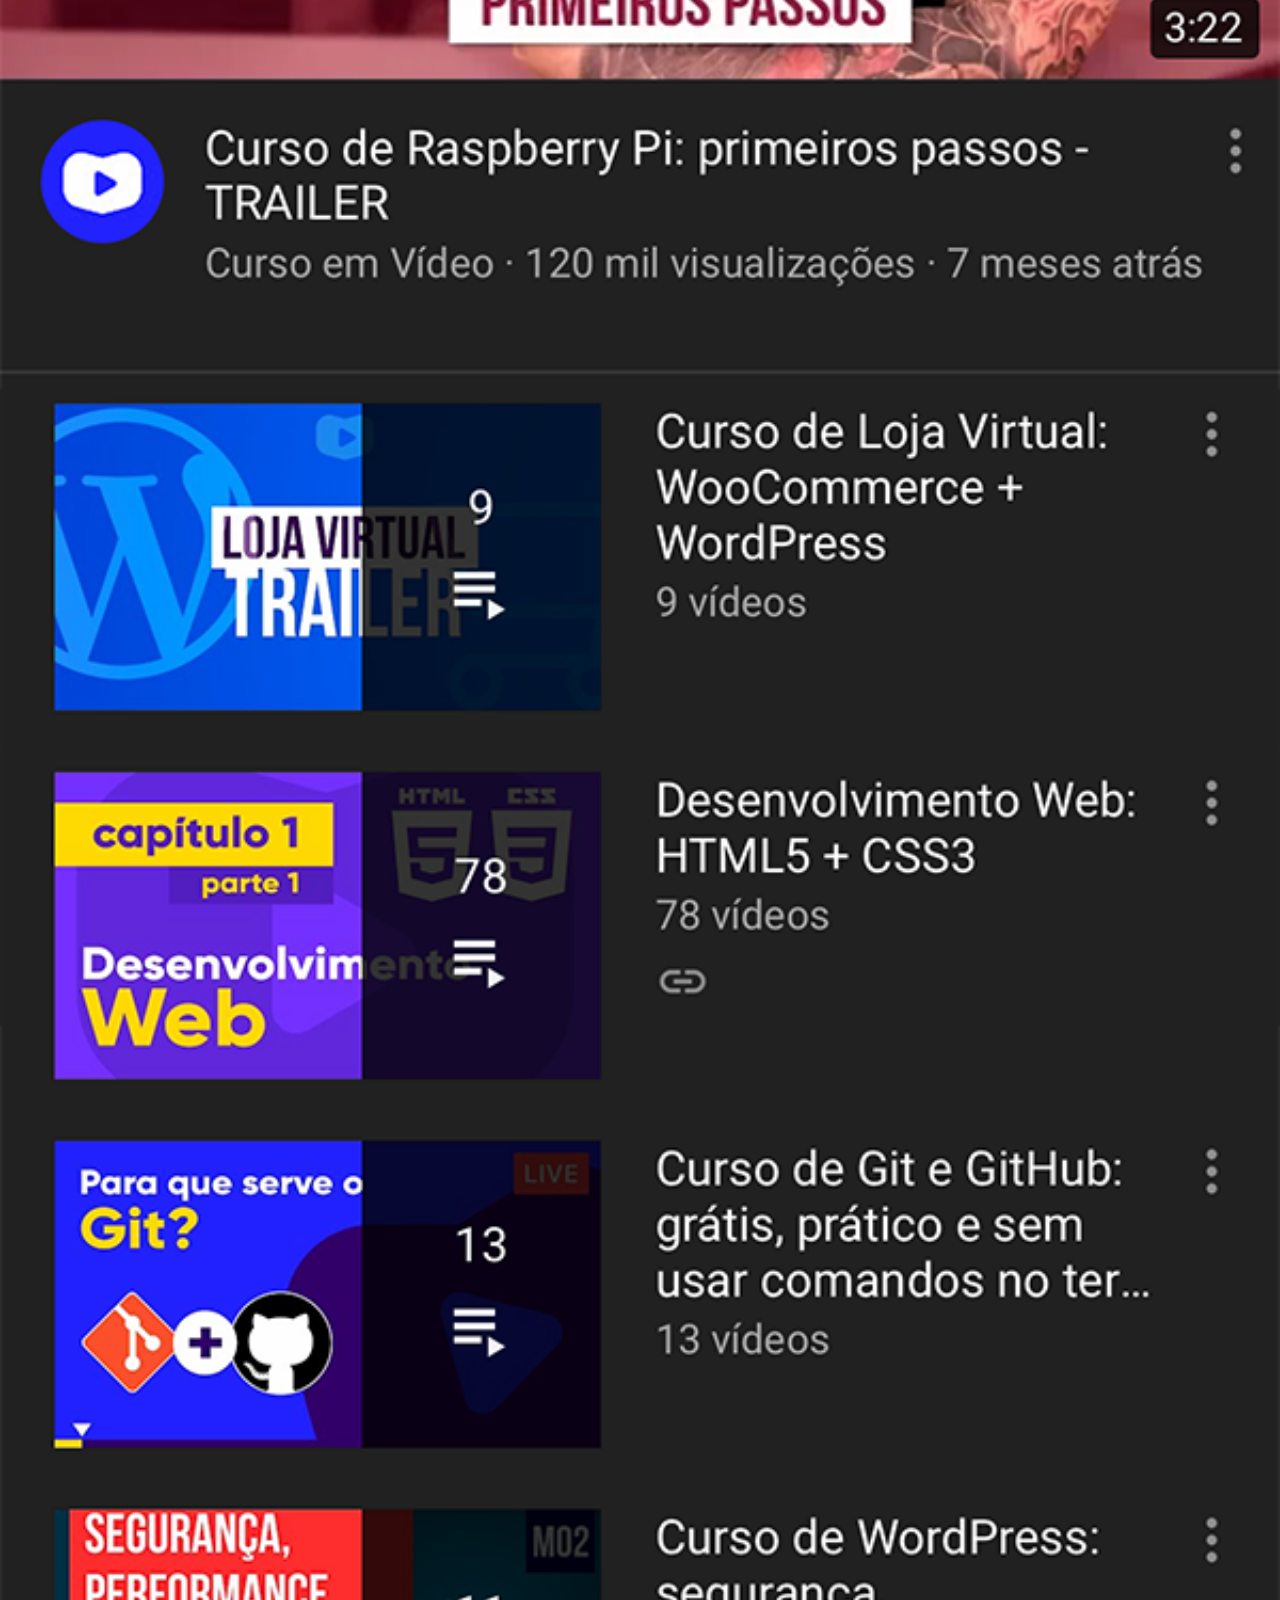
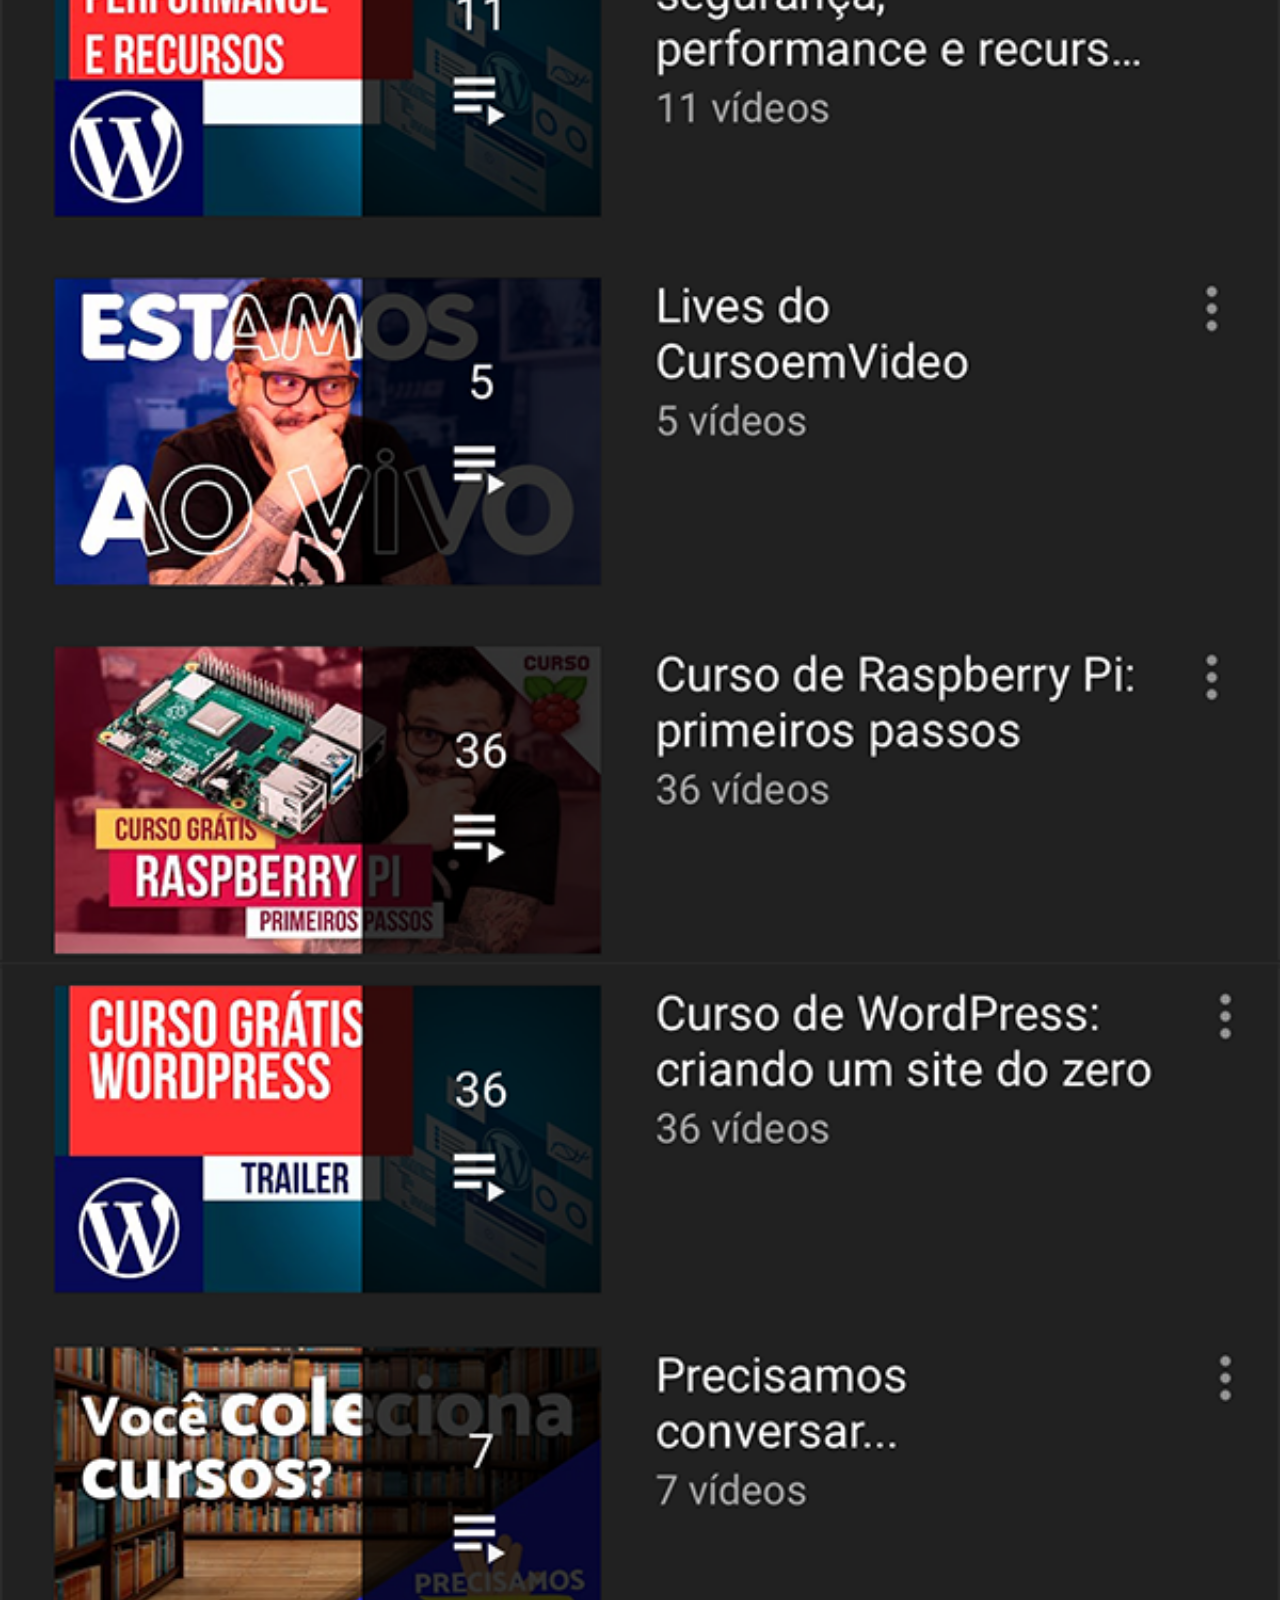
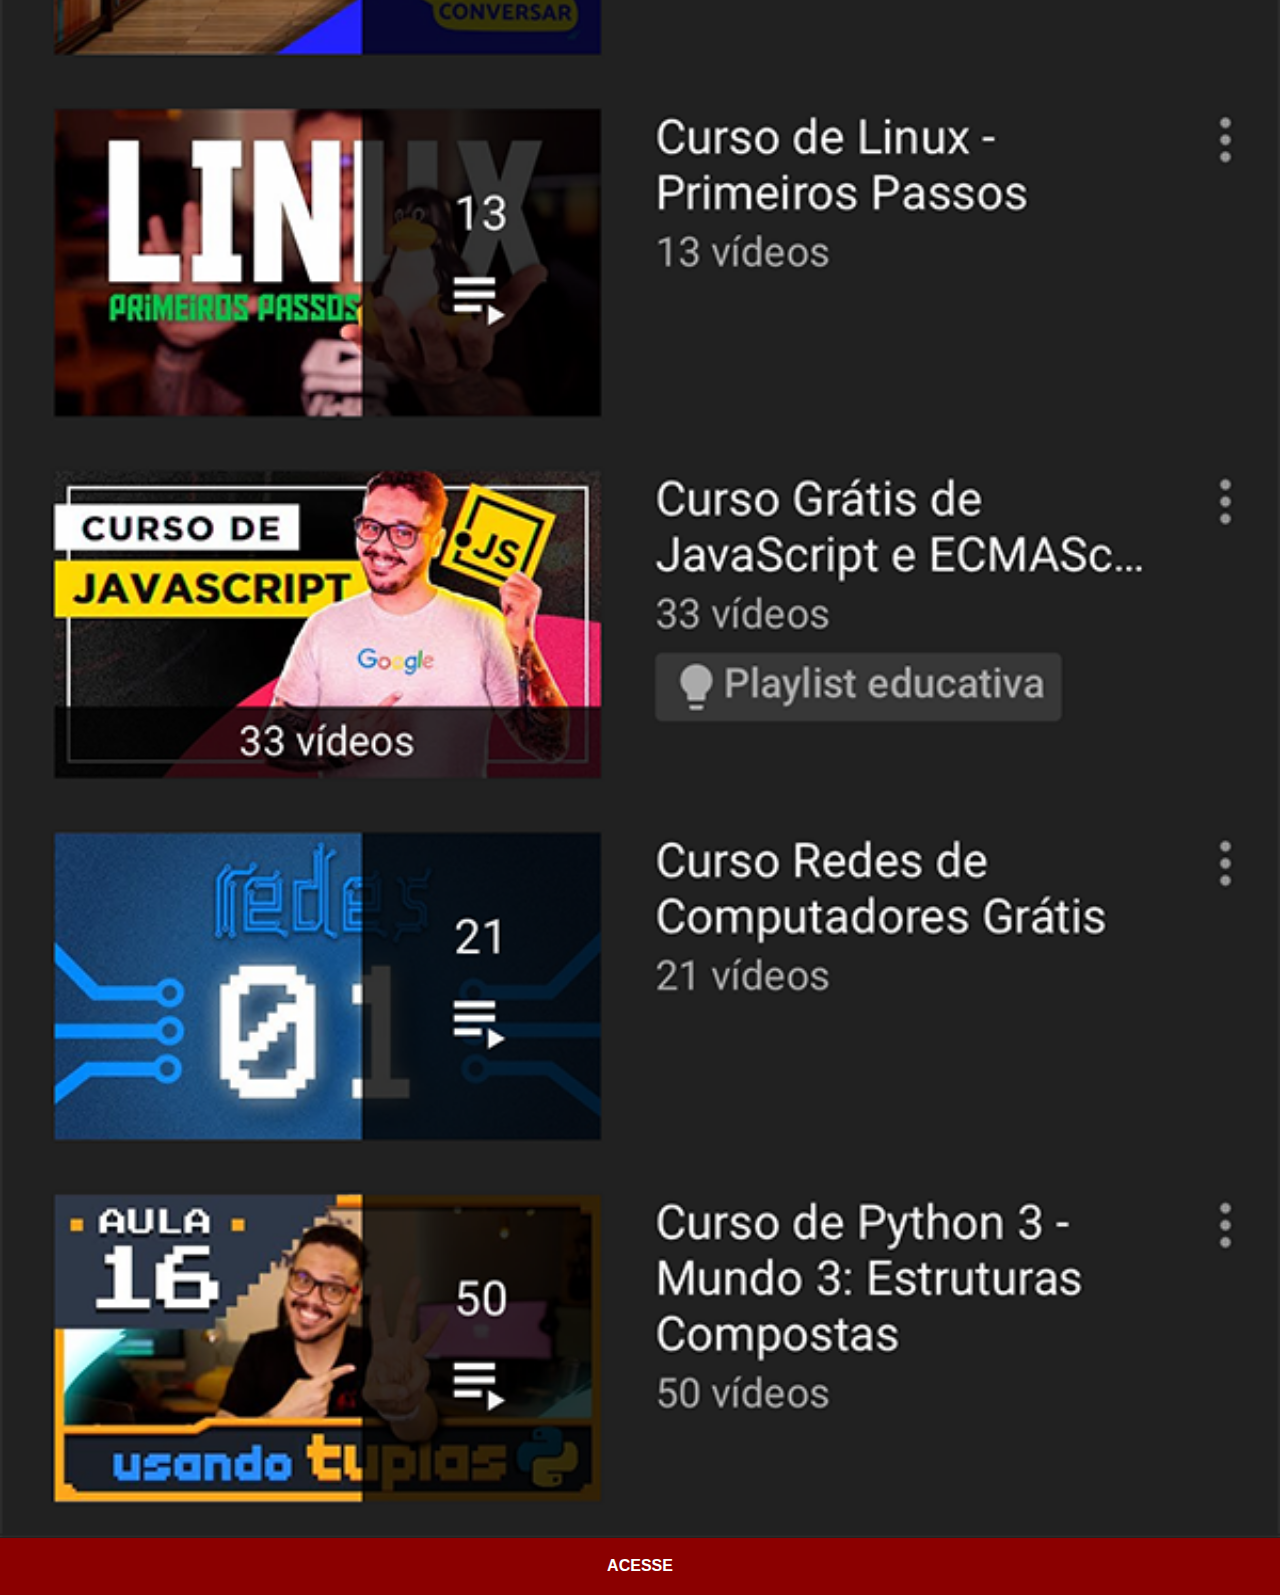
<file: youtube.html>
<!DOCTYPE html>
<html lang="pt-br">
<head>
    <meta charset="UTF-8">
    <meta name="viewport" content="width=device-width, initial-scale=1.0">
    <title>Youtube</title>
    <link rel="stylesheet" href="estilos/social.css">
</head>
<body>
    <img src="imagens/tela-youtube.png" alt="Youtube">
    <a href="https://www.youtube.com/@cursoemvideo" target="_blank">ACESSE</a>
</body>
</html>
</file>
<file: estilos/style.css>
@charset "UTF-8";

* {
    font-family: Arial, Helvetica, sans-serif;
    margin: 0;
    padding: 0;
}

html, body {
    height: 100vh;
    width: 100vw;
}

body {
    background: url('../imagens/fundo-madeira.jpg') no-repeat center center fixed;
}

main {
    position: relative;
    height: 100vh;
}

section#telefone {
    position: absolute;
    left: 50%;
    top: 50%;
    transform: translate(-50%, -50%);
    height: 627px;
    width: 311px;
    background: url('../imagens/frame-iphone.png') center center no-repeat;
}

iframe#tela {
    position: relative;
    top: 80px;
    left: 22.5px;
    width: 266px;
    height: 471px;
}

section#redes-sociais {
    text-align: right;
}

section#redes-sociais img {
    width: 50px;
    margin: 10px;
    border-radius: 50%;
    box-shadow: 2px 2px 5px rgba(0, 0, 0, 0.436);
    box-sizing: border-box;
}

section#redes-sociais img:hover {
    border: 1px solid white;
    transform: translate(-3px, -3px);
    box-shadow: 5px 5px 10px rgba(0, 0, 0, 0.611);
    transition: transform 0.3s;
}
</file>
<file: estilos/social.css>
@charset "UTF-8";

 * {
            margin: 0;
            padding: 0;
            font-family: Arial, Helvetica, sans-serif;
        }

        ::-webkit-scrollbar {
            width: 0;
            height: 0;
        }

        img {
            width: 100vw;
        }

        a {
            display: block;
            padding: 20px;
            margin-top: -5px;
            background-color: darkred;
            color: white;
            text-align: center;
            text-decoration: none;
            font-weight: bolder;
        }

        a:hover {
            background-color: rgb(206, 71, 71);
        }
</file>
